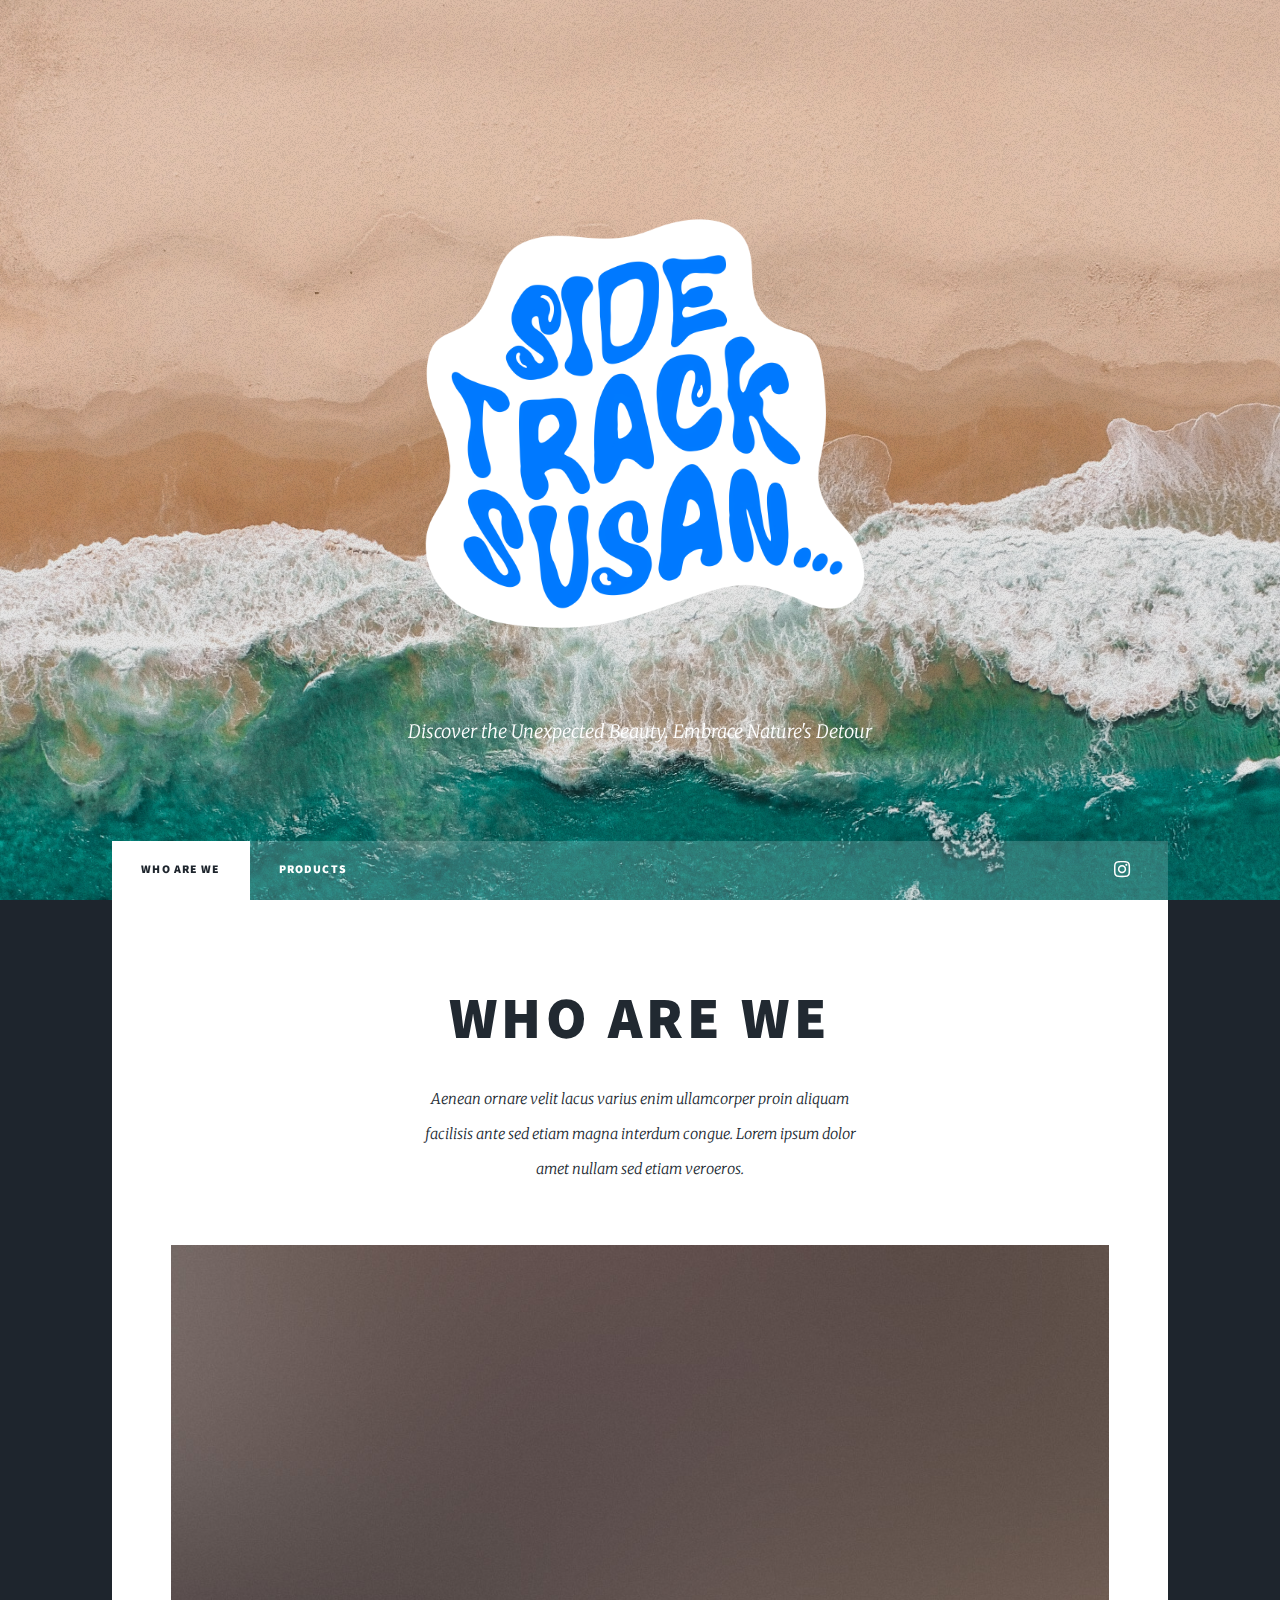
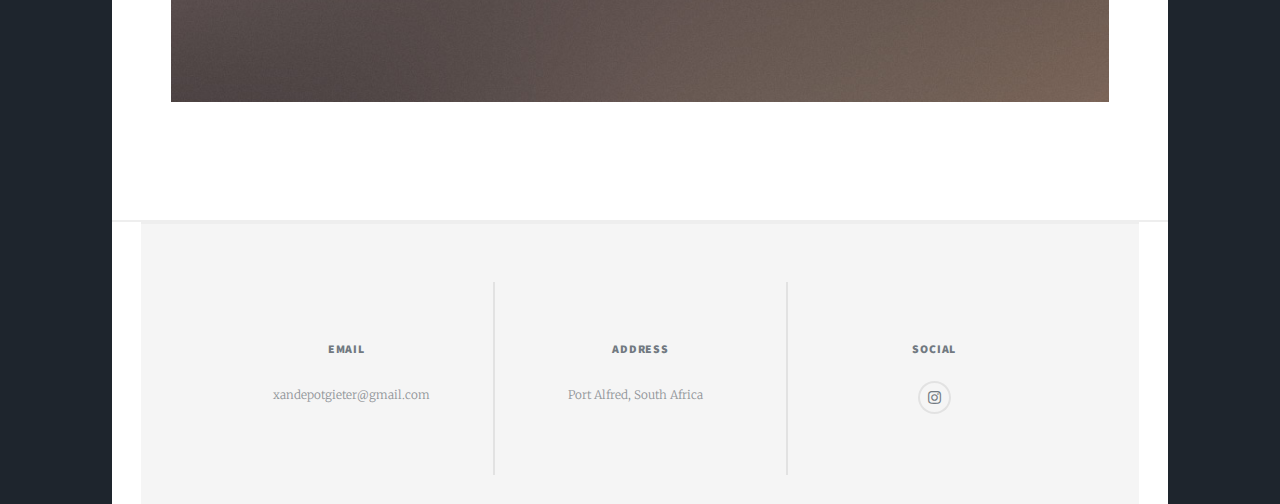
<file: index.html>
<!DOCTYPE HTML>
<!--
	Massively by HTML5 UP
	html5up.net | @ajlkn
	Free for personal and commercial use under the CCA 3.0 license (html5up.net/license)
-->
<html>
	<head>
		<link rel="icon" href="favicon.ico">
		<link rel="shortcut icon" type="image/x-icon" href="favicon.ico">
		<title>Side Track Susan</title>
		<meta charset="utf-8" />
		<meta name="viewport" content="width=device-width, initial-scale=1, user-scalable=no" />
		<link rel="stylesheet" href="assets/css/main.css" />
		<noscript><link rel="stylesheet" href="assets/css/noscript.css" /></noscript>
	</head>
	<body class="is-preload">

		<!-- Wrapper -->
			<div id="wrapper" class="fade-in">

				<!-- Intro -->
					<div id="intro">
						<img src="images/logo.png"  alt="Sidetrack Susan" class="responsive"><br />
							<p>
						<p>Discover the Unexpected Beauty. Embrace Nature's Detour</p>
						<ul class="actions">

						</ul>
					</div>

				<!-- Header -->
					<header id="header">

					</header>

				<!-- Nav -->
					<nav id="nav">
						<ul class="links">
							<li class="active"><a href="https://sidetracksusan.co.za/">Who are we</a></li>
							<li><a href="generic.html">Products</a></li>
						</ul>
						<ul class="icons">
							<li><a href="https://www.instagram.com/sidetrack.susan/?utm_source=ig_web_button_share_sheet&igshid=OGQ5ZDc2ODk2ZA==" class="icon brands fa-instagram"><span class="label">Instagram</span></a></li>
						</ul>
					</nav>

				<!-- Main -->
					<div id="main">

						
						<!-- Featured Post -->
							

						<!-- Featured Post -->
						<article class="post featured">
							<header class="major">
								<h2>Who are we</h2>
								<p>Aenean ornare velit lacus varius enim ullamcorper proin aliquam<br />
								facilisis ante sed etiam magna interdum congue. Lorem ipsum dolor<br />
								amet nullam sed etiam veroeros.</p>
							</header>
							<a href="#" class="image main"><img src="images/pic01.jpg" alt="" /></a>
							
						</article>


						
						<!-- Posts -->
							<section class="posts">
								
							</section>

						<!-- Footer -->
							
				<!-- Footer -->
					<footer id="footer">
						<section>
							<h3>Email</h3>
							<ul>
								<p>xandepotgieter@gmail.com</p>
							</ul>
						</section>

						
						<section>
							<h3>Address</h3>
							<ul>
								<p>Port Alfred, South Africa<br />
							</ul>
						</section>
						
						
						<section>

							<h3>Social</h3>
							<ul class="icons alt">
								<li><a href="https://www.instagram.com/sidetrack.susan/?utm_source=ig_web_button_share_sheet&igshid=OGQ5ZDc2ODk2ZA==" class="icon brands alt fa-instagram"><span class="label">Instagram</span></a></li>
							</ul>

						</section>


					</footer>


			</div>

		<!-- Scripts -->
			<script src="assets/js/jquery.min.js"></script>
			<script src="assets/js/jquery.scrollex.min.js"></script>
			<script src="assets/js/jquery.scrolly.min.js"></script>
			<script src="assets/js/browser.min.js"></script>
			<script src="assets/js/breakpoints.min.js"></script>
			<script src="assets/js/util.js"></script>
			<script src="assets/js/main.js"></script>

	</body>
</html>
</file>
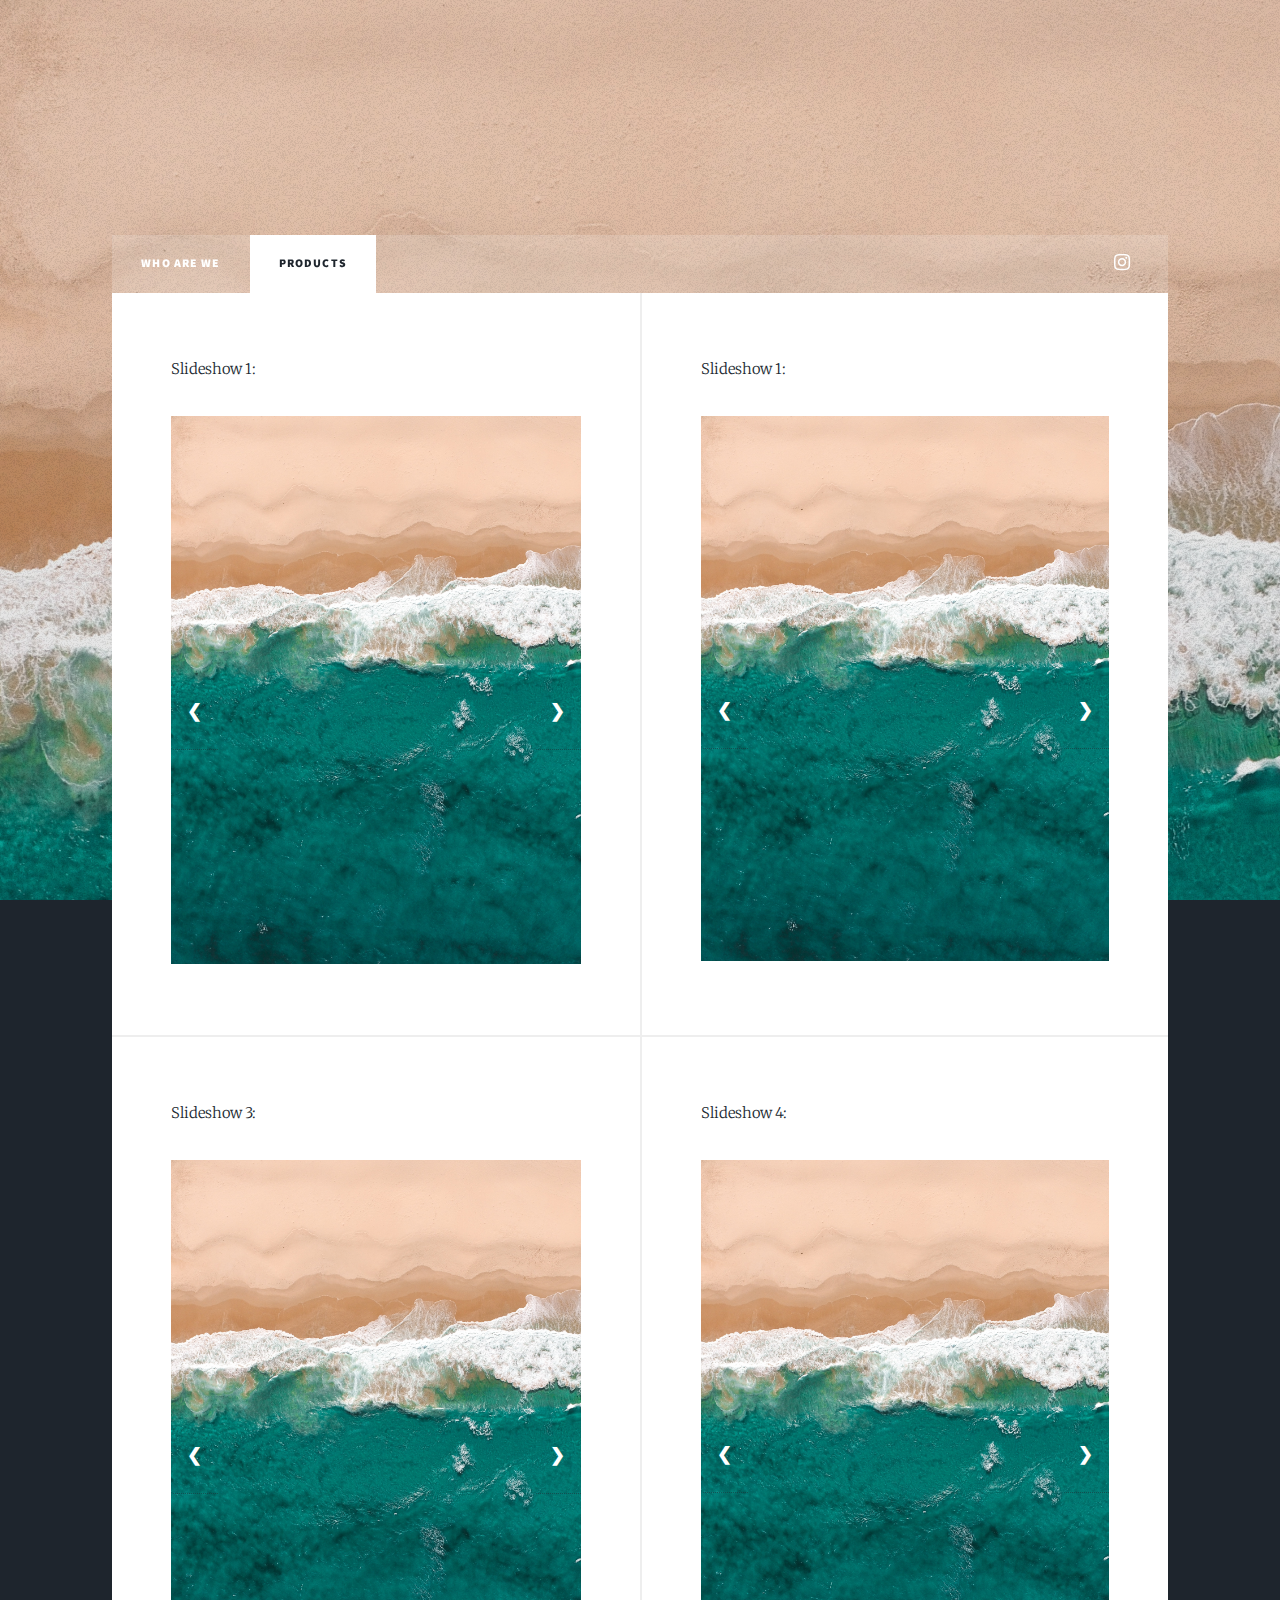
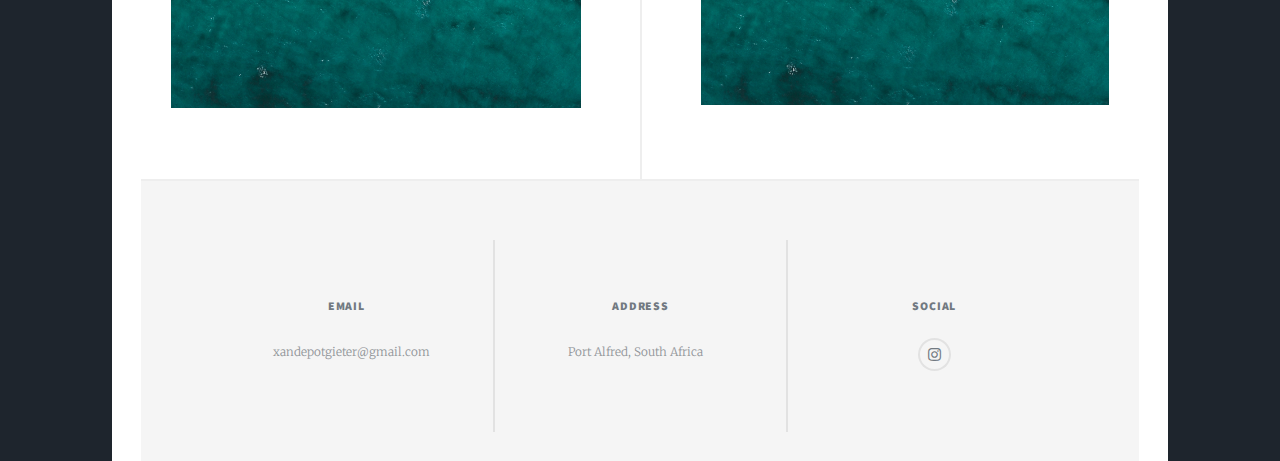
<file: generic.html>
<!DOCTYPE HTML>
<!--
	Massively by HTML5 UP
	html5up.net | @ajlkn
	Free for personal and commercial use under the CCA 3.0 license (html5up.net/license)
-->
<html>
	<head>
		
		<title>Products - Side Track Susan</title>
		<meta charset="utf-8" />
		<meta name="viewport" content="width=device-width, initial-scale=1, user-scalable=no" />
		<link rel="stylesheet" href="assets/css/main.css" />
		<noscript><link rel="stylesheet" href="assets/css/noscript.css" /></noscript>
	</head>
	<body class="is-preload">

		<!-- Wrapper -->
			<div id="wrapper" class="fade-in">

				<!-- Header -->
				<header id="header">
				</header>

				<!-- Nav -->
				<nav id="nav">
					<ul class="links">
						<li><a href="https://sidetracksusan.co.za/">Who are we</a></li>
						<li class="active"><a href="generic.html">Products</a></li>
					</ul>
					<ul class="icons">
						<li><a href="https://www.instagram.com/sidetrack.susan/?utm_source=ig_web_button_share_sheet&igshid=OGQ5ZDc2ODk2ZA==" class="icon brands fa-instagram"><span class="label">Instagram</span></a></li>
					</ul>
				</nav>
				<!-- Main -->
					<div id="main">

						
	
	
							<section class="posts">

								<article>

									<p>Slideshow 1:</p>
									<div class="slideshow-container">
									  <div class="mySlides1">
										<img src="images/ocean.jpg" style="width:100%">
									  </div>
									
									  <div class="mySlides1">
										<img src="images/pic01.jpg" style="width:100%">
									  </div>
									
									  <div class="mySlides1">
										<img src="images/ocean.jpg" style="width:100%">
									  </div>
									
									  <a class="prev" onclick="plusSlides(-1, 0)">&#10094;</a>
									  <a class="next" onclick="plusSlides(1, 0)">&#10095;</a>
									</div>
									
								</article>

								<article>
									<p>Slideshow 1:</p>
									<div class="slideshow-container">
									  <div class="mySlides2">
										<img src="images/ocean.jpg" style="width:100%">
									  </div>
									
									  <div class="mySlides2">
										<img src="images/pic01.jpg" style="width:100%">
									  </div>
									
									  <div class="mySlides2">
										<img src="images/ocean.jpg" style="width:100%">
									  </div>
									
									  <a class="prev" onclick="plusSlides(-1, 1)">&#10094;</a>
									  <a class="next" onclick="plusSlides(1, 1)">&#10095;</a>
									</div>

								</article>

								<article>
									
									<p>Slideshow 3:</p>
									<div class="slideshow-container">
									  <div class="mySlides3">
										<img src="images/ocean.jpg" style="width:100%">
									  </div>
									
									  <div class="mySlides3">
										<img src="images/pic01.jpg" style="width:100%">
									  </div>
									
									  <div class="mySlides3">
										<img src="images/ocean.jpg" style="width:100%">
									  </div>
									
									  <a class="prev" onclick="plusSlides(-1, 2)">&#10094;</a>
									  <a class="next" onclick="plusSlides(1, 2)">&#10095;</a>
									</div>

								</article>
								
								<article>
									
									<p>Slideshow 4:</p>
									<div class="slideshow-container">
									  <div class="mySlides4">
										<img src="images/ocean.jpg" style="width:100%">
									  </div>
									
									  <div class="mySlides4">
										<img src="images/pic01.jpg" style="width:100%">
									  </div>
									
									  <div class="mySlides4">
										<img src="images/ocean.jpg" style="width:100%">
									  </div>
									
									  <a class="prev" onclick="plusSlides(-1, 3)">&#10094;</a>
									  <a class="next" onclick="plusSlides(1, 3)">&#10095;</a>
									</div>

								</article>

								

							</section>
						<!-- Footer -->
							
				<!-- Footer -->
					<footer id="footer">
						<section>
							<h3>Email</h3>
							<ul>
								<p>xandepotgieter@gmail.com</p>
							</ul>
						</section>

						
						<section>
							<h3>Address</h3>
							<ul>
								<p>Port Alfred, South Africa<br />
							</ul>
						</section>
						
						
						<section>

							<h3>Social</h3>
							<ul class="icons alt">
								<li><a href="https://www.instagram.com/sidetrack.susan/?utm_source=ig_web_button_share_sheet&igshid=OGQ5ZDc2ODk2ZA==" class="icon brands alt fa-instagram"><span class="label">Instagram</span></a></li>
							</ul>

						</section>


					</footer>

				

			</div>

		<!-- Scripts -->
			<script src="assets/js/jquery.min.js"></script>
			<script src="assets/js/jquery.scrollex.min.js"></script>
			<script src="assets/js/jquery.scrolly.min.js"></script>
			<script src="assets/js/browser.min.js"></script>
			<script src="assets/js/breakpoints.min.js"></script>
			<script src="assets/js/util.js"></script>
			<script src="assets/js/main.js"></script>

			<script>
				let slideIndex = [1,1,1,1];
				let slideId = ["mySlides1", "mySlides2", "mySlides3", "mySlides4"]
				showSlides(1, 0);
				showSlides(1, 1);
				showSlides(1, 2);
				showSlides(1, 3);
				
				function plusSlides(n, no) {
				  showSlides(slideIndex[no] += n, no);
				}
				
				function showSlides(n, no) {
				  let i;
				  let x = document.getElementsByClassName(slideId[no]);
				  if (n > x.length) {slideIndex[no] = 1}    
				  if (n < 1) {slideIndex[no] = x.length}
				  for (i = 0; i < x.length; i++) {
					 x[i].style.display = "none";  
				  }
				  x[slideIndex[no]-1].style.display = "block";  
				}
				</script>

	</body>
</html>
</file>
<file: assets/css/main.css>
@import url(fontawesome-all.min.css);
@import url("https://fonts.googleapis.com/css?family=Merriweather:300,700,300italic,700italic|Source+Sans+Pro:900");

/*
	Massively by HTML5 UP
	html5up.net | @ajlkn
	Free for personal and commercial use under the CCA 3.0 license (html5up.net/license)
*/

html, body, div, span, applet, object,
iframe, h1, h2, h3, h4, h5, h6, p, blockquote,
pre, a, abbr, acronym, address, big, cite,
code, del, dfn, em, img, ins, kbd, q, s, samp,
small, strike, strong, sub, sup, tt, var, b,
u, i, center, dl, dt, dd, ol, ul, li, fieldset,
form, label, legend, table, caption, tbody,
tfoot, thead, tr, th, td, article, aside,
canvas, details, embed, figure, figcaption,
footer, header, hgroup, menu, nav, output, ruby,
section, summary, time, mark, audio, video {
	margin: 0;
	padding: 0;
	border: 0;
	font-size: 100%;
	font: inherit;
	vertical-align: baseline;}

article, aside, details, figcaption, figure,
footer, header, hgroup, menu, nav, section {
	display: block;}


	* {box-sizing:border-box}

/* Responsive image */
.responsive {
	width: 40%;
	height: auto;
  }

/* Slideshow container */
.slideshow-container {
	max-width: 1000px;
	position: relative;
	margin: auto;
  }
  
  /* Next & previous buttons */
  .prev, .next {
	cursor: pointer;
	position: absolute;
	top: 50%;
	width: auto;
	padding: 16px;
	margin-top: -22px;
	color: white;
	font-weight: bold;
	font-size: 18px;
	transition: 0.6s ease;
	border-radius: 0 3px 3px 0;
	user-select: none;
  }
  
  /* Position the "next button" to the right */
  .next {
	right: 0;
	border-radius: 3px 0 0 3px;
  }

  .prev {
	left: 0;
	border-radius: 3px 0 0 3px;
  }
  
  /* On hover, add a grey background color */
  .prev:hover, .next:hover {
	background-color: #f1f1f1;
	color: black;
  }
	

body {
	line-height: 1;
}

ol, ul {
	list-style: none;
}

blockquote, q {
	quotes: none;
}

	blockquote:before, blockquote:after, q:before, q:after {
		content: '';
		content: none;
	}

table {
	border-collapse: collapse;
	border-spacing: 0;
}

body {
	-webkit-text-size-adjust: none;
}

mark {
	background-color: transparent;
	color: inherit;
}

input::-moz-focus-inner {
	border: 0;
	padding: 0;
}

input, select, textarea {
	-moz-appearance: none;
	-webkit-appearance: none;
	-ms-appearance: none;
	appearance: none;
}

/* Basic */

	@-ms-viewport {
		width: device-width;
	}

	body {
		-ms-overflow-style: scrollbar;
	}

	@media screen and (max-width: 480px) {

		html, body {
			min-width: 320px;
		}

	}

	html {
		box-sizing: border-box;
	}

	*, *:before, *:after {
		box-sizing: inherit;
	}

	body {
		background-color: #1e252d;
	}

		body.is-preload *, body.is-preload *:before, body.is-preload *:after {
			-moz-animation: none !important;
			-webkit-animation: none !important;
			-ms-animation: none !important;
			animation: none !important;
			-moz-transition: none !important;
			-webkit-transition: none !important;
			-ms-transition: none !important;
			transition: none !important;
		}

/* Type */

	html {
		font-size: 16pt;
	}

		@media screen and (max-width: 1680px) {

			html {
				font-size: 12pt;
			}

		}

		@media screen and (max-width: 1280px) {

			html {
				font-size: 11pt;
			}

		}

		@media screen and (max-width: 360px) {

			html {
				font-size: 10pt;
			}

		}

	body {
		color: #212931;
	}

	body, input, select, textarea {
		font-family: "Merriweather", Georgia, serif;
		font-weight: 300;
		font-size: 1rem;
		line-height: 2.375;
	}

	a {
		-moz-transition: color 0.2s ease-in-out, background-color 0.2s ease-in-out, border-color 0.2s ease-in-out, box-shadow 0.2s ease-in-out;
		-webkit-transition: color 0.2s ease-in-out, background-color 0.2s ease-in-out, border-color 0.2s ease-in-out, box-shadow 0.2s ease-in-out;
		-ms-transition: color 0.2s ease-in-out, background-color 0.2s ease-in-out, border-color 0.2s ease-in-out, box-shadow 0.2s ease-in-out;
		transition: color 0.2s ease-in-out, background-color 0.2s ease-in-out, border-color 0.2s ease-in-out, box-shadow 0.2s ease-in-out;
		border-bottom: dotted 1px;
		text-decoration: none;
	}

		a:hover {
			border-bottom-color: transparent;
		}

	strong, b {
		font-weight: 600;
	}

	em, i {
		font-style: italic;
	}

	p {
		text-align: justify;
		margin: 0 0 2rem 0;
	}

	h1, h2, h3, h4, h5, h6 {
		font-family: "Source Sans Pro", Helvetica, sans-serif;
		font-weight: 900;
		line-height: 1.5;
		letter-spacing: 0.075em;
		text-transform: uppercase;
		margin: 0 0 1rem 0;
	}

		h1 a, h2 a, h3 a, h4 a, h5 a, h6 a {
			border-bottom: 0;
			color: inherit;
			text-decoration: none;
		}

	h1 {
		font-size: 4rem;
		line-height: 1.1;
		margin: 0 0 2rem 0;
	}

	h2 {
		font-size: 1.75rem;
		line-height: 1.3;
		margin: 0 0 1.5rem 0;
	}

	h3 {
		font-size: 1.25rem;
		margin: 0 0 1.5rem 0;
	}

	h4 {
		font-size: 1rem;
	}

	h5 {
		font-size: 0.9rem;
	}

	h6 {
		font-size: 0.8rem;
	}

	sub {
		font-size: 0.8rem;
		position: relative;
		top: 0.5rem;
	}

	sup {
		font-size: 0.8rem;
		position: relative;
		top: -0.5rem;
	}

	blockquote {
		border-left: solid 4px;
		font-style: italic;
		margin: 0 0 2rem 0;
		padding: 0.5rem 0 0.5rem 2rem;
	}

	code {
		border: solid 2px;
		font-family: "Courier New", monospace;
		font-size: 0.9rem;
		margin: 0 0.25rem;
		padding: 0.25rem 0.65rem;
	}

	pre {
		-webkit-overflow-scrolling: touch;
		font-family: "Courier New", monospace;
		font-size: 0.9rem;
		margin: 0 0 2rem 0;
	}

		pre code {
			display: block;
			line-height: 1.75;
			padding: 1rem 1.5rem;
			overflow-x: auto;
		}

	hr {
		border: 0;
		border-bottom: solid 2px;
		margin: 3rem 0;
	}

		hr.major {
			margin: 5rem 0;
		}

	.align-left {
		text-align: left;
	}

	.align-center {
		text-align: center;
	}

	.align-right {
		text-align: right;
	}

	input, select, textarea {
		color: #212931;
	}

	a {
		color: #212931;
		border-bottom-color: rgba(33, 41, 49, 0.5);
	}

		a:hover {
			border-bottom-color: transparent;
			color: #18bfef !important;
		}

	strong, b {
		color: #212931;
	}

	h1, h2, h3, h4, h5, h6 {
		color: #212931;
	}

	blockquote {
		border-left-color: #eeeeee;
	}

	code {
		background: rgba(220, 220, 220, 0.25);
		border-color: #eeeeee;
	}

	hr {
		border-bottom-color: #eeeeee;
	}

/* Row */

	.row {
		display: flex;
		flex-wrap: wrap;
		box-sizing: border-box;
		align-items: stretch;
	}

		.row > * {
			box-sizing: border-box;
		}

		.row.gtr-uniform > * > :last-child {
			margin-bottom: 0;
		}

		.row.aln-left {
			justify-content: flex-start;
		}

		.row.aln-center {
			justify-content: center;
		}

		.row.aln-right {
			justify-content: flex-end;
		}

		.row.aln-top {
			align-items: flex-start;
		}

		.row.aln-middle {
			align-items: center;
		}

		.row.aln-bottom {
			align-items: flex-end;
		}

		.row > .imp {
			order: -1;
		}

		.row > .col-1 {
			width: 8.33333%;
		}

		.row > .off-1 {
			margin-left: 8.33333%;
		}

		.row > .col-2 {
			width: 16.66667%;
		}

		.row > .off-2 {
			margin-left: 16.66667%;
		}

		.row > .col-3 {
			width: 25%;
		}

		.row > .off-3 {
			margin-left: 25%;
		}

		.row > .col-4 {
			width: 33.33333%;
		}

		.row > .off-4 {
			margin-left: 33.33333%;
		}

		.row > .col-5 {
			width: 41.66667%;
		}

		.row > .off-5 {
			margin-left: 41.66667%;
		}

		.row > .col-6 {
			width: 50%;
		}

		.row > .off-6 {
			margin-left: 50%;
		}

		.row > .col-7 {
			width: 58.33333%;
		}

		.row > .off-7 {
			margin-left: 58.33333%;
		}

		.row > .col-8 {
			width: 66.66667%;
		}

		.row > .off-8 {
			margin-left: 66.66667%;
		}

		.row > .col-9 {
			width: 75%;
		}

		.row > .off-9 {
			margin-left: 75%;
		}

		.row > .col-10 {
			width: 83.33333%;
		}

		.row > .off-10 {
			margin-left: 83.33333%;
		}

		.row > .col-11 {
			width: 91.66667%;
		}

		.row > .off-11 {
			margin-left: 91.66667%;
		}

		.row > .col-12 {
			width: 100%;
		}

		.row > .off-12 {
			margin-left: 100%;
		}

		.row.gtr-0 {
			margin-top: 0;
			margin-left: 0rem;
		}

			.row.gtr-0 > * {
				padding: 0 0 0 0rem;
			}

			.row.gtr-0.gtr-uniform {
				margin-top: 0rem;
			}

				.row.gtr-0.gtr-uniform > * {
					padding-top: 0rem;
				}

		.row.gtr-25 {
			margin-top: 0;
			margin-left: -0.375rem;
		}

			.row.gtr-25 > * {
				padding: 0 0 0 0.375rem;
			}

			.row.gtr-25.gtr-uniform {
				margin-top: -0.375rem;
			}

				.row.gtr-25.gtr-uniform > * {
					padding-top: 0.375rem;
				}

		.row.gtr-50 {
			margin-top: 0;
			margin-left: -0.75rem;
		}

			.row.gtr-50 > * {
				padding: 0 0 0 0.75rem;
			}

			.row.gtr-50.gtr-uniform {
				margin-top: -0.75rem;
			}

				.row.gtr-50.gtr-uniform > * {
					padding-top: 0.75rem;
				}

		.row {
			margin-top: 0;
			margin-left: -1.5rem;
		}

			.row > * {
				padding: 0 0 0 1.5rem;
			}

			.row.gtr-uniform {
				margin-top: -1.5rem;
			}

				.row.gtr-uniform > * {
					padding-top: 1.5rem;
				}

		.row.gtr-150 {
			margin-top: 0;
			margin-left: -2.25rem;
		}

			.row.gtr-150 > * {
				padding: 0 0 0 2.25rem;
			}

			.row.gtr-150.gtr-uniform {
				margin-top: -2.25rem;
			}

				.row.gtr-150.gtr-uniform > * {
					padding-top: 2.25rem;
				}

		.row.gtr-200 {
			margin-top: 0;
			margin-left: -3rem;
		}

			.row.gtr-200 > * {
				padding: 0 0 0 3rem;
			}

			.row.gtr-200.gtr-uniform {
				margin-top: -3rem;
			}

				.row.gtr-200.gtr-uniform > * {
					padding-top: 3rem;
				}

		@media screen and (max-width: 1680px) {

			.row {
				display: flex;
				flex-wrap: wrap;
				box-sizing: border-box;
				align-items: stretch;
			}

				.row > * {
					box-sizing: border-box;
				}

				.row.gtr-uniform > * > :last-child {
					margin-bottom: 0;
				}

				.row.aln-left {
					justify-content: flex-start;
				}

				.row.aln-center {
					justify-content: center;
				}

				.row.aln-right {
					justify-content: flex-end;
				}

				.row.aln-top {
					align-items: flex-start;
				}

				.row.aln-middle {
					align-items: center;
				}

				.row.aln-bottom {
					align-items: flex-end;
				}

				.row > .imp-xlarge {
					order: -1;
				}

				.row > .col-1-xlarge {
					width: 8.33333%;
				}

				.row > .off-1-xlarge {
					margin-left: 8.33333%;
				}

				.row > .col-2-xlarge {
					width: 16.66667%;
				}

				.row > .off-2-xlarge {
					margin-left: 16.66667%;
				}

				.row > .col-3-xlarge {
					width: 25%;
				}

				.row > .off-3-xlarge {
					margin-left: 25%;
				}

				.row > .col-4-xlarge {
					width: 33.33333%;
				}

				.row > .off-4-xlarge {
					margin-left: 33.33333%;
				}

				.row > .col-5-xlarge {
					width: 41.66667%;
				}

				.row > .off-5-xlarge {
					margin-left: 41.66667%;
				}

				.row > .col-6-xlarge {
					width: 50%;
				}

				.row > .off-6-xlarge {
					margin-left: 50%;
				}

				.row > .col-7-xlarge {
					width: 58.33333%;
				}

				.row > .off-7-xlarge {
					margin-left: 58.33333%;
				}

				.row > .col-8-xlarge {
					width: 66.66667%;
				}

				.row > .off-8-xlarge {
					margin-left: 66.66667%;
				}

				.row > .col-9-xlarge {
					width: 75%;
				}

				.row > .off-9-xlarge {
					margin-left: 75%;
				}

				.row > .col-10-xlarge {
					width: 83.33333%;
				}

				.row > .off-10-xlarge {
					margin-left: 83.33333%;
				}

				.row > .col-11-xlarge {
					width: 91.66667%;
				}

				.row > .off-11-xlarge {
					margin-left: 91.66667%;
				}

				.row > .col-12-xlarge {
					width: 100%;
				}

				.row > .off-12-xlarge {
					margin-left: 100%;
				}

				.row.gtr-0 {
					margin-top: 0;
					margin-left: 0rem;
				}

					.row.gtr-0 > * {
						padding: 0 0 0 0rem;
					}

					.row.gtr-0.gtr-uniform {
						margin-top: 0rem;
					}

						.row.gtr-0.gtr-uniform > * {
							padding-top: 0rem;
						}

				.row.gtr-25 {
					margin-top: 0;
					margin-left: -0.375rem;
				}

					.row.gtr-25 > * {
						padding: 0 0 0 0.375rem;
					}

					.row.gtr-25.gtr-uniform {
						margin-top: -0.375rem;
					}

						.row.gtr-25.gtr-uniform > * {
							padding-top: 0.375rem;
						}

				.row.gtr-50 {
					margin-top: 0;
					margin-left: -0.75rem;
				}

					.row.gtr-50 > * {
						padding: 0 0 0 0.75rem;
					}

					.row.gtr-50.gtr-uniform {
						margin-top: -0.75rem;
					}

						.row.gtr-50.gtr-uniform > * {
							padding-top: 0.75rem;
						}

				.row {
					margin-top: 0;
					margin-left: -1.5rem;
				}

					.row > * {
						padding: 0 0 0 1.5rem;
					}

					.row.gtr-uniform {
						margin-top: -1.5rem;
					}

						.row.gtr-uniform > * {
							padding-top: 1.5rem;
						}

				.row.gtr-150 {
					margin-top: 0;
					margin-left: -2.25rem;
				}

					.row.gtr-150 > * {
						padding: 0 0 0 2.25rem;
					}

					.row.gtr-150.gtr-uniform {
						margin-top: -2.25rem;
					}

						.row.gtr-150.gtr-uniform > * {
							padding-top: 2.25rem;
						}

				.row.gtr-200 {
					margin-top: 0;
					margin-left: -3rem;
				}

					.row.gtr-200 > * {
						padding: 0 0 0 3rem;
					}

					.row.gtr-200.gtr-uniform {
						margin-top: -3rem;
					}

						.row.gtr-200.gtr-uniform > * {
							padding-top: 3rem;
						}

		}

		@media screen and (max-width: 1280px) {

			.row {
				display: flex;
				flex-wrap: wrap;
				box-sizing: border-box;
				align-items: stretch;
			}

				.row > * {
					box-sizing: border-box;
				}

				.row.gtr-uniform > * > :last-child {
					margin-bottom: 0;
				}

				.row.aln-left {
					justify-content: flex-start;
				}

				.row.aln-center {
					justify-content: center;
				}

				.row.aln-right {
					justify-content: flex-end;
				}

				.row.aln-top {
					align-items: flex-start;
				}

				.row.aln-middle {
					align-items: center;
				}

				.row.aln-bottom {
					align-items: flex-end;
				}

				.row > .imp-large {
					order: -1;
				}

				.row > .col-1-large {
					width: 8.33333%;
				}

				.row > .off-1-large {
					margin-left: 8.33333%;
				}

				.row > .col-2-large {
					width: 16.66667%;
				}

				.row > .off-2-large {
					margin-left: 16.66667%;
				}

				.row > .col-3-large {
					width: 25%;
				}

				.row > .off-3-large {
					margin-left: 25%;
				}

				.row > .col-4-large {
					width: 33.33333%;
				}

				.row > .off-4-large {
					margin-left: 33.33333%;
				}

				.row > .col-5-large {
					width: 41.66667%;
				}

				.row > .off-5-large {
					margin-left: 41.66667%;
				}

				.row > .col-6-large {
					width: 50%;
				}

				.row > .off-6-large {
					margin-left: 50%;
				}

				.row > .col-7-large {
					width: 58.33333%;
				}

				.row > .off-7-large {
					margin-left: 58.33333%;
				}

				.row > .col-8-large {
					width: 66.66667%;
				}

				.row > .off-8-large {
					margin-left: 66.66667%;
				}

				.row > .col-9-large {
					width: 75%;
				}

				.row > .off-9-large {
					margin-left: 75%;
				}

				.row > .col-10-large {
					width: 83.33333%;
				}

				.row > .off-10-large {
					margin-left: 83.33333%;
				}

				.row > .col-11-large {
					width: 91.66667%;
				}

				.row > .off-11-large {
					margin-left: 91.66667%;
				}

				.row > .col-12-large {
					width: 100%;
				}

				.row > .off-12-large {
					margin-left: 100%;
				}

				.row.gtr-0 {
					margin-top: 0;
					margin-left: 0rem;
				}

					.row.gtr-0 > * {
						padding: 0 0 0 0rem;
					}

					.row.gtr-0.gtr-uniform {
						margin-top: 0rem;
					}

						.row.gtr-0.gtr-uniform > * {
							padding-top: 0rem;
						}

				.row.gtr-25 {
					margin-top: 0;
					margin-left: -0.375rem;
				}

					.row.gtr-25 > * {
						padding: 0 0 0 0.375rem;
					}

					.row.gtr-25.gtr-uniform {
						margin-top: -0.375rem;
					}

						.row.gtr-25.gtr-uniform > * {
							padding-top: 0.375rem;
						}

				.row.gtr-50 {
					margin-top: 0;
					margin-left: -0.75rem;
				}

					.row.gtr-50 > * {
						padding: 0 0 0 0.75rem;
					}

					.row.gtr-50.gtr-uniform {
						margin-top: -0.75rem;
					}

						.row.gtr-50.gtr-uniform > * {
							padding-top: 0.75rem;
						}

				.row {
					margin-top: 0;
					margin-left: -1.5rem;
				}

					.row > * {
						padding: 0 0 0 1.5rem;
					}

					.row.gtr-uniform {
						margin-top: -1.5rem;
					}

						.row.gtr-uniform > * {
							padding-top: 1.5rem;
						}

				.row.gtr-150 {
					margin-top: 0;
					margin-left: -2.25rem;
				}

					.row.gtr-150 > * {
						padding: 0 0 0 2.25rem;
					}

					.row.gtr-150.gtr-uniform {
						margin-top: -2.25rem;
					}

						.row.gtr-150.gtr-uniform > * {
							padding-top: 2.25rem;
						}

				.row.gtr-200 {
					margin-top: 0;
					margin-left: -3rem;
				}

					.row.gtr-200 > * {
						padding: 0 0 0 3rem;
					}

					.row.gtr-200.gtr-uniform {
						margin-top: -3rem;
					}

						.row.gtr-200.gtr-uniform > * {
							padding-top: 3rem;
						}

		}

		@media screen and (max-width: 980px) {

			.row {
				display: flex;
				flex-wrap: wrap;
				box-sizing: border-box;
				align-items: stretch;
			}

				.row > * {
					box-sizing: border-box;
				}

				.row.gtr-uniform > * > :last-child {
					margin-bottom: 0;
				}

				.row.aln-left {
					justify-content: flex-start;
				}

				.row.aln-center {
					justify-content: center;
				}

				.row.aln-right {
					justify-content: flex-end;
				}

				.row.aln-top {
					align-items: flex-start;
				}

				.row.aln-middle {
					align-items: center;
				}

				.row.aln-bottom {
					align-items: flex-end;
				}

				.row > .imp-medium {
					order: -1;
				}

				.row > .col-1-medium {
					width: 8.33333%;
				}

				.row > .off-1-medium {
					margin-left: 8.33333%;
				}

				.row > .col-2-medium {
					width: 16.66667%;
				}

				.row > .off-2-medium {
					margin-left: 16.66667%;
				}

				.row > .col-3-medium {
					width: 25%;
				}

				.row > .off-3-medium {
					margin-left: 25%;
				}

				.row > .col-4-medium {
					width: 33.33333%;
				}

				.row > .off-4-medium {
					margin-left: 33.33333%;
				}

				.row > .col-5-medium {
					width: 41.66667%;
				}

				.row > .off-5-medium {
					margin-left: 41.66667%;
				}

				.row > .col-6-medium {
					width: 50%;
				}

				.row > .off-6-medium {
					margin-left: 50%;
				}

				.row > .col-7-medium {
					width: 58.33333%;
				}

				.row > .off-7-medium {
					margin-left: 58.33333%;
				}

				.row > .col-8-medium {
					width: 66.66667%;
				}

				.row > .off-8-medium {
					margin-left: 66.66667%;
				}

				.row > .col-9-medium {
					width: 75%;
				}

				.row > .off-9-medium {
					margin-left: 75%;
				}

				.row > .col-10-medium {
					width: 83.33333%;
				}

				.row > .off-10-medium {
					margin-left: 83.33333%;
				}

				.row > .col-11-medium {
					width: 91.66667%;
				}

				.row > .off-11-medium {
					margin-left: 91.66667%;
				}

				.row > .col-12-medium {
					width: 100%;
				}

				.row > .off-12-medium {
					margin-left: 100%;
				}

				.row.gtr-0 {
					margin-top: 0;
					margin-left: 0rem;
				}

					.row.gtr-0 > * {
						padding: 0 0 0 0rem;
					}

					.row.gtr-0.gtr-uniform {
						margin-top: 0rem;
					}

						.row.gtr-0.gtr-uniform > * {
							padding-top: 0rem;
						}

				.row.gtr-25 {
					margin-top: 0;
					margin-left: -0.375rem;
				}

					.row.gtr-25 > * {
						padding: 0 0 0 0.375rem;
					}

					.row.gtr-25.gtr-uniform {
						margin-top: -0.375rem;
					}

						.row.gtr-25.gtr-uniform > * {
							padding-top: 0.375rem;
						}

				.row.gtr-50 {
					margin-top: 0;
					margin-left: -0.75rem;
				}

					.row.gtr-50 > * {
						padding: 0 0 0 0.75rem;
					}

					.row.gtr-50.gtr-uniform {
						margin-top: -0.75rem;
					}

						.row.gtr-50.gtr-uniform > * {
							padding-top: 0.75rem;
						}

				.row {
					margin-top: 0;
					margin-left: -1.5rem;
				}

					.row > * {
						padding: 0 0 0 1.5rem;
					}

					.row.gtr-uniform {
						margin-top: -1.5rem;
					}

						.row.gtr-uniform > * {
							padding-top: 1.5rem;
						}

				.row.gtr-150 {
					margin-top: 0;
					margin-left: -2.25rem;
				}

					.row.gtr-150 > * {
						padding: 0 0 0 2.25rem;
					}

					.row.gtr-150.gtr-uniform {
						margin-top: -2.25rem;
					}

						.row.gtr-150.gtr-uniform > * {
							padding-top: 2.25rem;
						}

				.row.gtr-200 {
					margin-top: 0;
					margin-left: -3rem;
				}

					.row.gtr-200 > * {
						padding: 0 0 0 3rem;
					}

					.row.gtr-200.gtr-uniform {
						margin-top: -3rem;
					}

						.row.gtr-200.gtr-uniform > * {
							padding-top: 3rem;
						}

		}

		@media screen and (max-width: 736px) {

			.row {
				display: flex;
				flex-wrap: wrap;
				box-sizing: border-box;
				align-items: stretch;
			}

				.row > * {
					box-sizing: border-box;
				}

				.row.gtr-uniform > * > :last-child {
					margin-bottom: 0;
				}

				.row.aln-left {
					justify-content: flex-start;
				}

				.row.aln-center {
					justify-content: center;
				}

				.row.aln-right {
					justify-content: flex-end;
				}

				.row.aln-top {
					align-items: flex-start;
				}

				.row.aln-middle {
					align-items: center;
				}

				.row.aln-bottom {
					align-items: flex-end;
				}

				.row > .imp-small {
					order: -1;
				}

				.row > .col-1-small {
					width: 8.33333%;
				}

				.row > .off-1-small {
					margin-left: 8.33333%;
				}

				.row > .col-2-small {
					width: 16.66667%;
				}

				.row > .off-2-small {
					margin-left: 16.66667%;
				}

				.row > .col-3-small {
					width: 25%;
				}

				.row > .off-3-small {
					margin-left: 25%;
				}

				.row > .col-4-small {
					width: 33.33333%;
				}

				.row > .off-4-small {
					margin-left: 33.33333%;
				}

				.row > .col-5-small {
					width: 41.66667%;
				}

				.row > .off-5-small {
					margin-left: 41.66667%;
				}

				.row > .col-6-small {
					width: 50%;
				}

				.row > .off-6-small {
					margin-left: 50%;
				}

				.row > .col-7-small {
					width: 58.33333%;
				}

				.row > .off-7-small {
					margin-left: 58.33333%;
				}

				.row > .col-8-small {
					width: 66.66667%;
				}

				.row > .off-8-small {
					margin-left: 66.66667%;
				}

				.row > .col-9-small {
					width: 75%;
				}

				.row > .off-9-small {
					margin-left: 75%;
				}

				.row > .col-10-small {
					width: 83.33333%;
				}

				.row > .off-10-small {
					margin-left: 83.33333%;
				}

				.row > .col-11-small {
					width: 91.66667%;
				}

				.row > .off-11-small {
					margin-left: 91.66667%;
				}

				.row > .col-12-small {
					width: 100%;
				}

				.row > .off-12-small {
					margin-left: 100%;
				}

				.row.gtr-0 {
					margin-top: 0;
					margin-left: 0rem;
				}

					.row.gtr-0 > * {
						padding: 0 0 0 0rem;
					}

					.row.gtr-0.gtr-uniform {
						margin-top: 0rem;
					}

						.row.gtr-0.gtr-uniform > * {
							padding-top: 0rem;
						}

				.row.gtr-25 {
					margin-top: 0;
					margin-left: -0.375rem;
				}

					.row.gtr-25 > * {
						padding: 0 0 0 0.375rem;
					}

					.row.gtr-25.gtr-uniform {
						margin-top: -0.375rem;
					}

						.row.gtr-25.gtr-uniform > * {
							padding-top: 0.375rem;
						}

				.row.gtr-50 {
					margin-top: 0;
					margin-left: -0.75rem;
				}

					.row.gtr-50 > * {
						padding: 0 0 0 0.75rem;
					}

					.row.gtr-50.gtr-uniform {
						margin-top: -0.75rem;
					}

						.row.gtr-50.gtr-uniform > * {
							padding-top: 0.75rem;
						}

				.row {
					margin-top: 0;
					margin-left: -1.5rem;
				}

					.row > * {
						padding: 0 0 0 1.5rem;
					}

					.row.gtr-uniform {
						margin-top: -1.5rem;
					}

						.row.gtr-uniform > * {
							padding-top: 1.5rem;
						}

				.row.gtr-150 {
					margin-top: 0;
					margin-left: -2.25rem;
				}

					.row.gtr-150 > * {
						padding: 0 0 0 2.25rem;
					}

					.row.gtr-150.gtr-uniform {
						margin-top: -2.25rem;
					}

						.row.gtr-150.gtr-uniform > * {
							padding-top: 2.25rem;
						}

				.row.gtr-200 {
					margin-top: 0;
					margin-left: -3rem;
				}

					.row.gtr-200 > * {
						padding: 0 0 0 3rem;
					}

					.row.gtr-200.gtr-uniform {
						margin-top: -3rem;
					}

						.row.gtr-200.gtr-uniform > * {
							padding-top: 3rem;
						}

		}

		@media screen and (max-width: 480px) {

			.row {
				display: flex;
				flex-wrap: wrap;
				box-sizing: border-box;
				align-items: stretch;
			}

				.row > * {
					box-sizing: border-box;
				}

				.row.gtr-uniform > * > :last-child {
					margin-bottom: 0;
				}

				.row.aln-left {
					justify-content: flex-start;
				}

				.row.aln-center {
					justify-content: center;
				}

				.row.aln-right {
					justify-content: flex-end;
				}

				.row.aln-top {
					align-items: flex-start;
				}

				.row.aln-middle {
					align-items: center;
				}

				.row.aln-bottom {
					align-items: flex-end;
				}

				.row > .imp-xsmall {
					order: -1;
				}

				.row > .col-1-xsmall {
					width: 8.33333%;
				}

				.row > .off-1-xsmall {
					margin-left: 8.33333%;
				}

				.row > .col-2-xsmall {
					width: 16.66667%;
				}

				.row > .off-2-xsmall {
					margin-left: 16.66667%;
				}

				.row > .col-3-xsmall {
					width: 25%;
				}

				.row > .off-3-xsmall {
					margin-left: 25%;
				}

				.row > .col-4-xsmall {
					width: 33.33333%;
				}

				.row > .off-4-xsmall {
					margin-left: 33.33333%;
				}

				.row > .col-5-xsmall {
					width: 41.66667%;
				}

				.row > .off-5-xsmall {
					margin-left: 41.66667%;
				}

				.row > .col-6-xsmall {
					width: 50%;
				}

				.row > .off-6-xsmall {
					margin-left: 50%;
				}

				.row > .col-7-xsmall {
					width: 58.33333%;
				}

				.row > .off-7-xsmall {
					margin-left: 58.33333%;
				}

				.row > .col-8-xsmall {
					width: 66.66667%;
				}

				.row > .off-8-xsmall {
					margin-left: 66.66667%;
				}

				.row > .col-9-xsmall {
					width: 75%;
				}

				.row > .off-9-xsmall {
					margin-left: 75%;
				}

				.row > .col-10-xsmall {
					width: 83.33333%;
				}

				.row > .off-10-xsmall {
					margin-left: 83.33333%;
				}

				.row > .col-11-xsmall {
					width: 91.66667%;
				}

				.row > .off-11-xsmall {
					margin-left: 91.66667%;
				}

				.row > .col-12-xsmall {
					width: 100%;
				}

				.row > .off-12-xsmall {
					margin-left: 100%;
				}

				.row.gtr-0 {
					margin-top: 0;
					margin-left: 0rem;
				}

					.row.gtr-0 > * {
						padding: 0 0 0 0rem;
					}

					.row.gtr-0.gtr-uniform {
						margin-top: 0rem;
					}

						.row.gtr-0.gtr-uniform > * {
							padding-top: 0rem;
						}

				.row.gtr-25 {
					margin-top: 0;
					margin-left: -0.375rem;
				}

					.row.gtr-25 > * {
						padding: 0 0 0 0.375rem;
					}

					.row.gtr-25.gtr-uniform {
						margin-top: -0.375rem;
					}

						.row.gtr-25.gtr-uniform > * {
							padding-top: 0.375rem;
						}

				.row.gtr-50 {
					margin-top: 0;
					margin-left: -0.75rem;
				}

					.row.gtr-50 > * {
						padding: 0 0 0 0.75rem;
					}

					.row.gtr-50.gtr-uniform {
						margin-top: -0.75rem;
					}

						.row.gtr-50.gtr-uniform > * {
							padding-top: 0.75rem;
						}

				.row {
					margin-top: 0;
					margin-left: -1.5rem;
				}

					.row > * {
						padding: 0 0 0 1.5rem;
					}

					.row.gtr-uniform {
						margin-top: -1.5rem;
					}

						.row.gtr-uniform > * {
							padding-top: 1.5rem;
						}

				.row.gtr-150 {
					margin-top: 0;
					margin-left: -2.25rem;
				}

					.row.gtr-150 > * {
						padding: 0 0 0 2.25rem;
					}

					.row.gtr-150.gtr-uniform {
						margin-top: -2.25rem;
					}

						.row.gtr-150.gtr-uniform > * {
							padding-top: 2.25rem;
						}

				.row.gtr-200 {
					margin-top: 0;
					margin-left: -3rem;
				}

					.row.gtr-200 > * {
						padding: 0 0 0 3rem;
					}

					.row.gtr-200.gtr-uniform {
						margin-top: -3rem;
					}

						.row.gtr-200.gtr-uniform > * {
							padding-top: 3rem;
						}

		}

		@media screen and (max-width: 360px) {

			.row {
				display: flex;
				flex-wrap: wrap;
				box-sizing: border-box;
				align-items: stretch;
			}

				.row > * {
					box-sizing: border-box;
				}

				.row.gtr-uniform > * > :last-child {
					margin-bottom: 0;
				}

				.row.aln-left {
					justify-content: flex-start;
				}

				.row.aln-center {
					justify-content: center;
				}

				.row.aln-right {
					justify-content: flex-end;
				}

				.row.aln-top {
					align-items: flex-start;
				}

				.row.aln-middle {
					align-items: center;
				}

				.row.aln-bottom {
					align-items: flex-end;
				}

				.row > .imp-xxsmall {
					order: -1;
				}

				.row > .col-1-xxsmall {
					width: 8.33333%;
				}

				.row > .off-1-xxsmall {
					margin-left: 8.33333%;
				}

				.row > .col-2-xxsmall {
					width: 16.66667%;
				}

				.row > .off-2-xxsmall {
					margin-left: 16.66667%;
				}

				.row > .col-3-xxsmall {
					width: 25%;
				}

				.row > .off-3-xxsmall {
					margin-left: 25%;
				}

				.row > .col-4-xxsmall {
					width: 33.33333%;
				}

				.row > .off-4-xxsmall {
					margin-left: 33.33333%;
				}

				.row > .col-5-xxsmall {
					width: 41.66667%;
				}

				.row > .off-5-xxsmall {
					margin-left: 41.66667%;
				}

				.row > .col-6-xxsmall {
					width: 50%;
				}

				.row > .off-6-xxsmall {
					margin-left: 50%;
				}

				.row > .col-7-xxsmall {
					width: 58.33333%;
				}

				.row > .off-7-xxsmall {
					margin-left: 58.33333%;
				}

				.row > .col-8-xxsmall {
					width: 66.66667%;
				}

				.row > .off-8-xxsmall {
					margin-left: 66.66667%;
				}

				.row > .col-9-xxsmall {
					width: 75%;
				}

				.row > .off-9-xxsmall {
					margin-left: 75%;
				}

				.row > .col-10-xxsmall {
					width: 83.33333%;
				}

				.row > .off-10-xxsmall {
					margin-left: 83.33333%;
				}

				.row > .col-11-xxsmall {
					width: 91.66667%;
				}

				.row > .off-11-xxsmall {
					margin-left: 91.66667%;
				}

				.row > .col-12-xxsmall {
					width: 100%;
				}

				.row > .off-12-xxsmall {
					margin-left: 100%;
				}

				.row.gtr-0 {
					margin-top: 0;
					margin-left: 0rem;
				}

					.row.gtr-0 > * {
						padding: 0 0 0 0rem;
					}

					.row.gtr-0.gtr-uniform {
						margin-top: 0rem;
					}

						.row.gtr-0.gtr-uniform > * {
							padding-top: 0rem;
						}

				.row.gtr-25 {
					margin-top: 0;
					margin-left: -0.375rem;
				}

					.row.gtr-25 > * {
						padding: 0 0 0 0.375rem;
					}

					.row.gtr-25.gtr-uniform {
						margin-top: -0.375rem;
					}

						.row.gtr-25.gtr-uniform > * {
							padding-top: 0.375rem;
						}

				.row.gtr-50 {
					margin-top: 0;
					margin-left: -0.75rem;
				}

					.row.gtr-50 > * {
						padding: 0 0 0 0.75rem;
					}

					.row.gtr-50.gtr-uniform {
						margin-top: -0.75rem;
					}

						.row.gtr-50.gtr-uniform > * {
							padding-top: 0.75rem;
						}

				.row {
					margin-top: 0;
					margin-left: -1.5rem;
				}

					.row > * {
						padding: 0 0 0 1.5rem;
					}

					.row.gtr-uniform {
						margin-top: -1.5rem;
					}

						.row.gtr-uniform > * {
							padding-top: 1.5rem;
						}

				.row.gtr-150 {
					margin-top: 0;
					margin-left: -2.25rem;
				}

					.row.gtr-150 > * {
						padding: 0 0 0 2.25rem;
					}

					.row.gtr-150.gtr-uniform {
						margin-top: -2.25rem;
					}

						.row.gtr-150.gtr-uniform > * {
							padding-top: 2.25rem;
						}

				.row.gtr-200 {
					margin-top: 0;
					margin-left: -3rem;
				}

					.row.gtr-200 > * {
						padding: 0 0 0 3rem;
					}

					.row.gtr-200.gtr-uniform {
						margin-top: -3rem;
					}

						.row.gtr-200.gtr-uniform > * {
							padding-top: 3rem;
						}

		}

/* Box */

	.box {
		border: solid 2px;
		margin-bottom: 2rem;
		padding: 1.5rem;
	}

		.box > :last-child,
		.box > :last-child > :last-child,
		.box > :last-child > :last-child > :last-child {
			margin-bottom: 0;
		}

		.box.alt {
			border: 0;
			border-radius: 0;
			padding: 0;
		}

	.box {
		border-color: #eeeeee;
	}

/* Button */

	input[type="submit"],
	input[type="reset"],
	input[type="button"],
	button,
	.button {
		-moz-appearance: none;
		-webkit-appearance: none;
		-ms-appearance: none;
		appearance: none;
		-moz-transition: background-color 0.2s ease-in-out, box-shadow 0.2s ease-in-out, color 0.2s ease-in-out;
		-webkit-transition: background-color 0.2s ease-in-out, box-shadow 0.2s ease-in-out, color 0.2s ease-in-out;
		-ms-transition: background-color 0.2s ease-in-out, box-shadow 0.2s ease-in-out, color 0.2s ease-in-out;
		transition: background-color 0.2s ease-in-out, box-shadow 0.2s ease-in-out, color 0.2s ease-in-out;
		border: 0;
		border-radius: 0;
		cursor: pointer;
		display: inline-block;
		font-family: "Source Sans Pro", Helvetica, sans-serif;
		font-size: 0.8rem;
		font-weight: 900;
		letter-spacing: 0.075em;
		height: 3rem;
		line-height: 3rem;
		padding: 0 2rem;
		text-align: center;
		text-decoration: none;
		text-transform: uppercase;
		white-space: nowrap;
	}

		input[type="submit"].icon:before,
		input[type="reset"].icon:before,
		input[type="button"].icon:before,
		button.icon:before,
		.button.icon:before {
			margin-right: 0.5rem;
		}

		input[type="submit"].icon.solo,
		input[type="reset"].icon.solo,
		input[type="button"].icon.solo,
		button.icon.solo,
		.button.icon.solo {
			position: relative;
			width: 4rem;
			height: 4rem;
			line-height: 4rem;
			border-radius: 4rem;
			text-indent: 4rem;
			overflow: hidden;
			padding: 0;
			white-space: nowrap;
		}

			input[type="submit"].icon.solo:before,
			input[type="reset"].icon.solo:before,
			input[type="button"].icon.solo:before,
			button.icon.solo:before,
			.button.icon.solo:before {
				position: absolute;
				display: block;
				top: 0;
				left: 0;
				width: inherit;
				height: inherit;
				line-height: inherit;
				font-size: 1.25rem;
				margin-right: 0;
				text-align: center;
				text-indent: 0;
			}

		input[type="submit"].fit,
		input[type="reset"].fit,
		input[type="button"].fit,
		button.fit,
		.button.fit {
			width: 100%;
		}

		input[type="submit"].small,
		input[type="reset"].small,
		input[type="button"].small,
		button.small,
		.button.small {
			font-size: 0.7rem;
			height: 2.5rem;
			line-height: 2.5rem;
			padding: 0 1.5rem;
		}

		input[type="submit"].large,
		input[type="reset"].large,
		input[type="button"].large,
		button.large,
		.button.large {
			font-size: 0.9rem;
			height: 3.5rem;
			line-height: 3.5rem;
			padding: 0 2.75rem;
		}

		@media screen and (max-width: 980px) {

			input[type="submit"],
			input[type="reset"],
			input[type="button"],
			button,
			.button {
				font-size: 0.9rem;
				height: 3.25rem;
				line-height: 3.25rem;
			}

				input[type="submit"].large,
				input[type="reset"].large,
				input[type="button"].large,
				button.large,
				.button.large {
					font-size: 1rem;
					height: 3.75rem;
					line-height: 3.75rem;
				}

		}

		input[type="submit"].disabled, input[type="submit"]:disabled,
		input[type="reset"].disabled,
		input[type="reset"]:disabled,
		input[type="button"].disabled,
		input[type="button"]:disabled,
		button.disabled,
		button:disabled,
		.button.disabled,
		.button:disabled {
			pointer-events: none;
			opacity: 0.25;
		}

	input[type="submit"],
	input[type="reset"],
	input[type="button"],
	button,
	.button {
		background-color: transparent;
		box-shadow: inset 0 0 0 2px #212931;
		color: #212931 !important;
	}

		input[type="submit"]:hover,
		input[type="reset"]:hover,
		input[type="button"]:hover,
		button:hover,
		.button:hover {
			box-shadow: inset 0 0 0 2px #18bfef;
			color: #18bfef !important;
		}

		input[type="submit"].primary,
		input[type="reset"].primary,
		input[type="button"].primary,
		button.primary,
		.button.primary {
			background-color: #212931;
			box-shadow: none;
			color: #ffffff !important;
		}

			input[type="submit"].primary:hover,
			input[type="reset"].primary:hover,
			input[type="button"].primary:hover,
			button.primary:hover,
			.button.primary:hover {
				background-color: #18bfef;
			}

/* Form */

	form {
		margin: 0 0 2rem 0;
	}

		form > :last-child {
			margin-bottom: 0;
		}

		form > .fields {
			display: -moz-flex;
			display: -webkit-flex;
			display: -ms-flex;
			display: flex;
			-moz-flex-wrap: wrap;
			-webkit-flex-wrap: wrap;
			-ms-flex-wrap: wrap;
			flex-wrap: wrap;
			width: calc(100% + 3rem);
			margin: -1.5rem 0 2rem -1.5rem;
		}

			form > .fields > .field {
				-moz-flex-grow: 0;
				-webkit-flex-grow: 0;
				-ms-flex-grow: 0;
				flex-grow: 0;
				-moz-flex-shrink: 0;
				-webkit-flex-shrink: 0;
				-ms-flex-shrink: 0;
				flex-shrink: 0;
				padding: 1.5rem 0 0 1.5rem;
				width: calc(100% - 1.5rem);
			}

				form > .fields > .field.half {
					width: calc(50% - 0.75rem);
				}

				form > .fields > .field.third {
					width: calc(100%/3 - 0.5rem);
				}

				form > .fields > .field.quarter {
					width: calc(25% - 0.375rem);
				}

		@media screen and (max-width: 480px) {

			form > .fields {
				width: calc(100% + 3rem);
				margin: -1.5rem 0 2rem -1.5rem;
			}

				form > .fields > .field {
					padding: 1.5rem 0 0 1.5rem;
					width: calc(100% - 1.5rem);
				}

					form > .fields > .field.half {
						width: calc(100% - 1.5rem);
					}

					form > .fields > .field.third {
						width: calc(100% - 1.5rem);
					}

					form > .fields > .field.quarter {
						width: calc(100% - 1.5rem);
					}

		}

	label {
		display: block;
		font-family: "Source Sans Pro", Helvetica, sans-serif;
		font-weight: 900;
		line-height: 1.5;
		letter-spacing: 0.075em;
		font-size: 0.8rem;
		text-transform: uppercase;
		margin: 0 0 0.75rem 0;
	}

		@media screen and (max-width: 980px) {

			label {
				font-size: 0.9rem;
			}

		}

	input[type="text"],
	input[type="password"],
	input[type="email"],
	select,
	textarea {
		-moz-appearance: none;
		-webkit-appearance: none;
		-ms-appearance: none;
		appearance: none;
		background: transparent;
		border-radius: 0;
		border: solid 2px;
		color: inherit;
		display: block;
		outline: 0;
		padding: 0 1rem;
		text-decoration: none;
		width: 100%;
	}

		input[type="text"]:invalid,
		input[type="password"]:invalid,
		input[type="email"]:invalid,
		select:invalid,
		textarea:invalid {
			box-shadow: none;
		}

	select {
		background-size: 1.25rem;
		background-repeat: no-repeat;
		background-position: calc(100% - 1rem) center;
		height: 3rem;
		padding-right: 3rem;
		text-overflow: ellipsis;
	}

		select:focus::-ms-value {
			background-color: transparent;
		}

		select::-ms-expand {
			display: none;
		}

	input[type="text"],
	input[type="password"],
	input[type="email"],
	select {
		height: 3rem;
	}

	textarea {
		padding: 0.75rem 1rem;
	}

	input[type="checkbox"],
	input[type="radio"] {
		-moz-appearance: none;
		-webkit-appearance: none;
		-ms-appearance: none;
		appearance: none;
		display: block;
		float: left;
		margin-right: -2rem;
		opacity: 0;
		width: 1rem;
		z-index: -1;
	}

		input[type="checkbox"] + label,
		input[type="radio"] + label {
			text-decoration: none;
			cursor: pointer;
			display: inline-block;
			font-size: 1rem;
			letter-spacing: 0;
			font-family: "Merriweather", Georgia, serif;
			text-transform: none;
			font-weight: 300;
			padding-left: 2.8rem;
			padding-right: 1rem;
			position: relative;
		}

			input[type="checkbox"] + label:before,
			input[type="radio"] + label:before {
				-moz-osx-font-smoothing: grayscale;
				-webkit-font-smoothing: antialiased;
				display: inline-block;
				font-style: normal;
				font-variant: normal;
				text-rendering: auto;
				line-height: 1;
				text-transform: none !important;
				font-family: 'Font Awesome 5 Free';
				font-weight: 900;
			}

			input[type="checkbox"] + label:before,
			input[type="radio"] + label:before {
				border-radius: 0;
				border: solid 2px;
				content: '';
				display: inline-block;
				font-size: 0.8rem;
				height: 1.8rem;
				left: 0;
				line-height: 1.65rem;
				position: absolute;
				text-align: center;
				top: -0.125rem;
				width: 1.8rem;
			}

		input[type="checkbox"]:checked + label:before,
		input[type="radio"]:checked + label:before {
			content: '\f00c';
		}

	input[type="checkbox"] + label:before {
		border-radius: 0;
	}

	input[type="radio"] + label:before {
		border-radius: 100%;
	}

	::-webkit-input-placeholder {
		opacity: 1.0;
	}

	:-moz-placeholder {
		opacity: 1.0;
	}

	::-moz-placeholder {
		opacity: 1.0;
	}

	:-ms-input-placeholder {
		opacity: 1.0;
	}

	label {
		color: #212931;
	}

	input[type="text"],
	input[type="password"],
	input[type="email"],
	select,
	textarea {
		border-color: #eeeeee;
	}

		input[type="text"]:focus,
		input[type="password"]:focus,
		input[type="email"]:focus,
		select:focus,
		textarea:focus {
			border-color: #18bfef;
		}

	select {
		background-image: url("data:image/svg+xml;charset=utf8,%3Csvg xmlns='http://www.w3.org/2000/svg' width='40' height='40' preserveAspectRatio='none' viewBox='0 0 40 40'%3E%3Cpath d='M9.4,12.3l10.4,10.4l10.4-10.4c0.2-0.2,0.5-0.4,0.9-0.4c0.3,0,0.6,0.1,0.9,0.4l3.3,3.3c0.2,0.2,0.4,0.5,0.4,0.9 c0,0.4-0.1,0.6-0.4,0.9L20.7,31.9c-0.2,0.2-0.5,0.4-0.9,0.4c-0.3,0-0.6-0.1-0.9-0.4L4.3,17.3c-0.2-0.2-0.4-0.5-0.4-0.9 c0-0.4,0.1-0.6,0.4-0.9l3.3-3.3c0.2-0.2,0.5-0.4,0.9-0.4S9.1,12.1,9.4,12.3z' fill='%23eeeeee' /%3E%3C/svg%3E");
	}

		select option {
			background-color: #ffffff;
			color: #212931;
		}

	.select-wrapper:before {
		color: #eeeeee;
	}

	input[type="checkbox"] + label,
	input[type="radio"] + label {
		color: #212931;
	}

		input[type="checkbox"] + label:before,
		input[type="radio"] + label:before {
			border-color: #eeeeee;
		}

	input[type="checkbox"]:checked + label:before,
	input[type="radio"]:checked + label:before {
		background-color: #212931;
		border-color: #212931;
		color: #ffffff;
	}

	input[type="checkbox"]:focus + label:before,
	input[type="radio"]:focus + label:before {
		border-color: #18bfef;
	}

	::-webkit-input-placeholder {
		color: #909498 !important;
	}

	:-moz-placeholder {
		color: #909498 !important;
	}

	::-moz-placeholder {
		color: #909498 !important;
	}

	:-ms-input-placeholder {
		color: #909498 !important;
	}

	.formerize-placeholder {
		color: #909498 !important;
	}

/* Icon */

	.icon {
		text-decoration: none;
		border-bottom: none;
		position: relative;
	}

		.icon:before {
			-moz-osx-font-smoothing: grayscale;
			-webkit-font-smoothing: antialiased;
			display: inline-block;
			font-style: normal;
			font-variant: normal;
			text-rendering: auto;
			line-height: 1;
			text-transform: none !important;
			font-family: 'Font Awesome 5 Free';
			font-weight: 400;
		}

		.icon > .label {
			display: none;
		}

		.icon:before {
			line-height: inherit;
		}

		.icon.solid:before {
			font-weight: 900;
		}

		.icon.brands:before {
			font-family: 'Font Awesome 5 Brands';
		}

/* Image */

	.image {
		border: 0;
		display: inline-block;
		position: relative;
	}

		.image img {
			display: block;
		}

		.image.left, .image.right {
			max-width: 40%;
		}

			.image.left img, .image.right img {
				width: 100%;
			}

		.image.left {
			float: left;
			margin: 0 2rem 2rem 0;
			top: 0.75rem;
		}

		.image.right {
			float: right;
			margin: 0 0 2rem 2rem;
			top: 0.75rem;
		}

		.image.fit {
			display: block;
			margin: 2.5rem 0;
			width: 100%;
		}

			.image.fit:first-child {
				margin-top: 0;
			}

			.image.fit img {
				width: 100%;
			}

		.image.main {
			display: block;
			margin: 4rem 0;
			width: 100%;
		}

			.image.main:first-child {
				margin-top: 0;
			}

			.image.main img {
				width: 100%;
			}

		@media screen and (max-width: 736px) {

			.image.fit {
				margin: 2rem 0;
			}

			.image.main {
				margin: 2rem 0;
			}

		}

	a.image {
		overflow: hidden;
	}

		a.image img {
			-moz-transition: -moz-transform 0.2s ease-out;
			-webkit-transition: -webkit-transform 0.2s ease-out;
			-ms-transition: -ms-transform 0.2s ease-out;
			transition: transform 0.2s ease-out;
		}

		a.image:hover img {
			-moz-transform: scale(1.05);
			-webkit-transform: scale(1.05);
			-ms-transform: scale(1.05);
			transform: scale(1.05);
		}

/* Actions */

	ul.actions {
		display: -moz-flex;
		display: -webkit-flex;
		display: -ms-flex;
		display: flex;
		cursor: default;
		list-style: none;
		margin-left: -1rem;
		padding-left: 0;
	}

		ul.actions li {
			padding: 0 0 0 1rem;
			vertical-align: middle;
		}

		ul.actions.special {
			-moz-justify-content: center;
			-webkit-justify-content: center;
			-ms-justify-content: center;
			justify-content: center;
			width: 100%;
			margin-left: 0;
		}

			ul.actions.special li:first-child {
				padding-left: 0;
			}

		ul.actions.stacked {
			-moz-flex-direction: column;
			-webkit-flex-direction: column;
			-ms-flex-direction: column;
			flex-direction: column;
			margin-left: 0;
		}

			ul.actions.stacked li {
				padding: 1.3rem 0 0 0;
			}

				ul.actions.stacked li:first-child {
					padding-top: 0;
				}

		ul.actions.fit {
			width: calc(100% + 1rem);
		}

			ul.actions.fit li {
				-moz-flex-grow: 1;
				-webkit-flex-grow: 1;
				-ms-flex-grow: 1;
				flex-grow: 1;
				-moz-flex-shrink: 1;
				-webkit-flex-shrink: 1;
				-ms-flex-shrink: 1;
				flex-shrink: 1;
				width: 100%;
			}

				ul.actions.fit li > * {
					width: 100%;
				}

			ul.actions.fit.stacked {
				width: 100%;
			}

		@media screen and (max-width: 480px) {

			ul.actions:not(.fixed) {
				-moz-flex-direction: column;
				-webkit-flex-direction: column;
				-ms-flex-direction: column;
				flex-direction: column;
				margin-left: 0;
				width: 100% !important;
			}

				ul.actions:not(.fixed) li {
					-moz-flex-grow: 1;
					-webkit-flex-grow: 1;
					-ms-flex-grow: 1;
					flex-grow: 1;
					-moz-flex-shrink: 1;
					-webkit-flex-shrink: 1;
					-ms-flex-shrink: 1;
					flex-shrink: 1;
					padding: 1rem 0 0 0;
					text-align: center;
					width: 100%;
				}

					ul.actions:not(.fixed) li > * {
						width: 100%;
					}

					ul.actions:not(.fixed) li:first-child {
						padding-top: 0;
					}

					ul.actions:not(.fixed) li input[type="submit"],
					ul.actions:not(.fixed) li input[type="reset"],
					ul.actions:not(.fixed) li input[type="button"],
					ul.actions:not(.fixed) li button,
					ul.actions:not(.fixed) li .button {
						width: 100%;
					}

						ul.actions:not(.fixed) li input[type="submit"].icon:before,
						ul.actions:not(.fixed) li input[type="reset"].icon:before,
						ul.actions:not(.fixed) li input[type="button"].icon:before,
						ul.actions:not(.fixed) li button.icon:before,
						ul.actions:not(.fixed) li .button.icon:before {
							margin-left: -0.5rem;
						}

		}

/* Icons */

	ul.icons {
		cursor: default;
		list-style: none;
		padding-left: 0;
	}

		ul.icons li {
			display: inline-block;
			padding: 0 0.5rem 0 0;
			vertical-align: middle;
		}

			ul.icons li:last-child {
				padding-right: 0;
			}

			ul.icons li .icon:before {
				width: 2.25rem;
				height: 2.25rem;
				line-height: 2.25rem;
				display: inline-block;
				text-align: center;
				border-radius: 100%;
				font-size: 1.25rem;
			}

		ul.icons.alt li .icon:before {
			-moz-transition: color 0.2s ease-in-out, background-color 0.2s ease-in-out, border-color 0.2s ease-in-out, box-shadow 0.2s ease-in-out;
			-webkit-transition: color 0.2s ease-in-out, background-color 0.2s ease-in-out, border-color 0.2s ease-in-out, box-shadow 0.2s ease-in-out;
			-ms-transition: color 0.2s ease-in-out, background-color 0.2s ease-in-out, border-color 0.2s ease-in-out, box-shadow 0.2s ease-in-out;
			transition: color 0.2s ease-in-out, background-color 0.2s ease-in-out, border-color 0.2s ease-in-out, box-shadow 0.2s ease-in-out;
			font-size: 1rem;
		}

/* List */

	ol {
		list-style: decimal;
		margin: 0 0 2rem 0;
		padding-left: 1.25rem;
	}

		ol li {
			padding-left: 0.25rem;
		}

	ul {
		list-style: disc;
		margin: 0 0 2rem 0;
		padding-left: 1rem;
	}

		ul li {
			padding-left: 0.5rem;
		}

		ul.divided {
			list-style: none;
			padding-left: 0;
		}

			ul.divided li {
				border-top: solid 1px;
				padding: 0.5rem 0;
			}

				ul.divided li:first-child {
					border-top: 0;
					padding-top: 0;
				}

	dl {
		margin: 0 0 2rem 0;
	}

		dl dt {
			display: block;
			font-weight: 600;
			margin: 0 0 1rem 0;
		}

		dl dd {
			margin-left: 2rem;
		}

	ul.divided li {
		border-top-color: #eeeeee;
	}

	ul.icons li a.icon:hover:before {
		color: #18bfef;
	}

	ul.icons.alt li .icon:before {
		box-shadow: inset 0 0 0 2px #eeeeee;
	}

	ul.icons.alt li a.icon:hover:before {
		box-shadow: inset 0 0 0 2px #18bfef;
	}

/* Section/Article */

	section.special, article.special {
		text-align: center;
	}

	header {
		cursor: default;
	}

		header > .date {
			display: block;
			font-size: 0.8rem;
			height: 1;
			margin: 0 0 1rem 0;
			position: relative;
		}

		header > p {
			font-style: italic;
		}

		header > h1 + p {
			font-size: 1.1rem;
			margin-top: -0.5rem;
			line-height: 2;
		}

		header > h2 + p {
			font-size: 1rem;
			margin-top: -0.75rem;
		}

		header > h3 + p {
			font-size: 0.9rem;
			margin-top: -0.75rem;
		}

		header > h4 + p {
			font-size: 0.8rem;
			margin-top: -0.75rem;
		}

		header.major {
			margin: 0 0 4rem 0;
			text-align: center;
		}

			header.major > :last-child {
				margin-bottom: 0;
			}

			header.major > p {
				margin-top: 0;
				text-align: center;
			}

			header.major > .date {
				font-size: 1rem;
				margin: 0 0 4rem 0;
			}

				header.major > .date:before, header.major > .date:after {
					content: '';
					display: block;
					position: absolute;
					top: 50%;
					width: calc(50% - 6rem);
					border-top: solid 2px;
				}

				header.major > .date:before {
					left: 0;
				}

				header.major > .date:after {
					right: 0;
				}

		@media screen and (max-width: 980px) {

			header br {
				display: none;
			}

		}

		@media screen and (max-width: 736px) {

			header.major {
				margin: 0 0 2rem 0;
			}

		}

	header.major .date:before, header.major .date:after {
		border-top-color: #eeeeee;
	}

/* Table */

	.table-wrapper {
		-webkit-overflow-scrolling: touch;
		overflow-x: auto;
	}

	table {
		margin: 0 0 2rem 0;
		width: 100%;
	}

		table tbody tr {
			border: solid 1px;
			border-left: 0;
			border-right: 0;
		}

		table td {
			padding: 0.75rem 0.75rem;
		}

		table th {
			font-family: "Source Sans Pro", Helvetica, sans-serif;
			font-size: 0.8rem;
			font-weight: 900;
			letter-spacing: 0.075em;
			line-height: 1.5;
			padding: 0 0.75rem 0.75rem 0.75rem;
			text-align: left;
			text-transform: uppercase;
		}

			@media screen and (max-width: 980px) {

				table th {
					font-size: 0.9rem;
				}

			}

		table thead {
			border-bottom: solid 2px;
		}

		table tfoot {
			border-top: solid 2px;
		}

		table.alt {
			border-collapse: separate;
		}

			table.alt tbody tr td {
				border: solid 1px;
				border-left-width: 0;
				border-top-width: 0;
			}

				table.alt tbody tr td:first-child {
					border-left-width: 1px;
				}

			table.alt tbody tr:first-child td {
				border-top-width: 1px;
			}

			table.alt thead {
				border-bottom: 0;
			}

			table.alt tfoot {
				border-top: 0;
			}

	table tbody tr {
		border-color: #eeeeee;
	}

		table tbody tr:nth-child(2n + 1) {
			background-color: rgba(220, 220, 220, 0.25);
		}

	table th {
		color: #212931;
	}

	table thead {
		border-bottom-color: #eeeeee;
	}

	table tfoot {
		border-top-color: #eeeeee;
	}

	table.alt tbody tr td {
		border-color: #eeeeee;
	}

/* Pagination */

	.pagination {
		display: -moz-inline-flex;
		display: -webkit-inline-flex;
		display: -ms-inline-flex;
		display: inline-flex;
		-moz-user-select: none;
		-webkit-user-select: none;
		-ms-user-select: none;
		user-select: none;
		cursor: default;
		list-style: none;
		margin: 0 0 2rem 2px;
		padding: 0;
	}

		.pagination a, .pagination span {
			-moz-transition: background-color 0.2s ease-in-out, border-color 0.2s ease-in-out, box-shadow 0.2s ease-in-out, color 0.2s ease-in-out;
			-webkit-transition: background-color 0.2s ease-in-out, border-color 0.2s ease-in-out, box-shadow 0.2s ease-in-out, color 0.2s ease-in-out;
			-ms-transition: background-color 0.2s ease-in-out, border-color 0.2s ease-in-out, box-shadow 0.2s ease-in-out, color 0.2s ease-in-out;
			transition: background-color 0.2s ease-in-out, border-color 0.2s ease-in-out, box-shadow 0.2s ease-in-out, color 0.2s ease-in-out;
			border: solid 2px;
			display: inline-block;
			font-family: "Source Sans Pro", Helvetica, sans-serif;
			font-size: 0.8rem;
			font-weight: 900;
			height: 3rem;
			letter-spacing: 0.075em;
			line-height: calc(3rem - 4px);
			margin-left: -2px;
			min-width: 3rem;
			position: relative;
			text-align: center;
			text-decoration: none;
			text-transform: uppercase;
		}

		.pagination .next, .pagination .previous {
			text-decoration: none;
			padding: 0 1.75rem;
		}

			.pagination .next:before, .pagination .previous:before {
				-moz-osx-font-smoothing: grayscale;
				-webkit-font-smoothing: antialiased;
				display: inline-block;
				font-style: normal;
				font-variant: normal;
				text-rendering: auto;
				line-height: 1;
				text-transform: none !important;
				font-family: 'Font Awesome 5 Free';
				font-weight: 900;
			}

			.pagination .next:before, .pagination .previous:before {
				display: inline-block;
				color: inherit !important;
				line-height: inherit;
			}

		.pagination .previous:before {
			content: '\f104';
			margin-right: 0.9375em;
		}

		.pagination .next:before {
			content: '\f105';
			float: right;
			margin-left: 0.9375em;
		}

		@media screen and (max-width: 980px) {

			.pagination a, .pagination span {
				font-size: 0.9rem;
			}

		}

		@media screen and (max-width: 480px) {

			.pagination .page, .pagination .extra {
				display: none;
			}

		}

	.pagination a, .pagination span {
		border-color: #eeeeee;
	}

	.pagination a {
		color: #212931 !important;
	}

		.pagination a:hover {
			color: #18bfef !important;
			border-color: #18bfef;
			z-index: 1;
		}

			.pagination a:hover + a,
			.pagination a:hover + span {
				border-left-color: #18bfef;
			}

		.pagination a.active {
			background-color: #eeeeee;
		}

	.pagination span {
		color: #eeeeee;
	}

/* Wrapper */

	#wrapper {
		-moz-transition: opacity 0.5s ease;
		-webkit-transition: opacity 0.5s ease;
		-ms-transition: opacity 0.5s ease;
		transition: opacity 0.5s ease;
		position: relative;
		z-index: 1;
		overflow: hidden;
	}

		#wrapper > .bg {
			position: absolute;
			top: 0;
			left: 0;
			width: 100%;
			height: 100%;
			background-color: #212931;
			background-image: url("../../images/overlay.png"), linear-gradient(0deg, rgba(0, 0, 0, 0.1), rgba(0, 0, 0, 0.1)), url("../../images/ocean.jpg");
			background-size: auto,								auto,														100% auto;
			background-position: center,								center,														top center;
			background-repeat: repeat,								no-repeat,													no-repeat;
			background-attachment: scroll,								scroll,														scroll;
			z-index: -1;
		}

			#wrapper > .bg.fixed {
				position: fixed;
				width: 100vw;
				height: 100vh;
			}

		#wrapper.fade-in:before {
			pointer-events: none;
			-moz-transition: opacity 1s ease-in-out;
			-webkit-transition: opacity 1s ease-in-out;
			-ms-transition: opacity 1s ease-in-out;
			transition: opacity 1s ease-in-out;
			-moz-transition-delay: 0.75s;
			-webkit-transition-delay: 0.75s;
			-ms-transition-delay: 0.75s;
			transition-delay: 0.75s;
			background: #1e252d;
			content: '';
			display: block;
			height: 100%;
			left: 0;
			opacity: 0;
			position: fixed;
			top: 0;
			width: 100%;
		}

		body.is-preload #wrapper.fade-in:before {
			opacity: 1;
		}

		@media screen and (orientation: portrait) {

			#wrapper > .bg {
				background-size: auto,								auto,														auto 175%;
			}

		}

/* Intro */

	#intro {
		color: #ffffff;
		padding: 8rem 4rem 6rem 4rem ;
		-moz-align-items: center;
		-webkit-align-items: center;
		-ms-align-items: center;
		align-items: center;
		display: -moz-flex;
		display: -webkit-flex;
		display: -ms-flex;
		display: flex;
		-moz-flex-direction: column;
		-webkit-flex-direction: column;
		-ms-flex-direction: column;
		flex-direction: column;
		-moz-justify-content: -moz-flex-end;
		-webkit-justify-content: -webkit-flex-end;
		-ms-justify-content: -ms-flex-end;
		justify-content: flex-end;
		-moz-transition: opacity 1s ease, -moz-transform 1s ease;
		-webkit-transition: opacity 1s ease, -webkit-transform 1s ease;
		-ms-transition: opacity 1s ease, -ms-transform 1s ease;
		transition: opacity 1s ease, transform 1s ease;
		position: relative;
		cursor: default;
		text-align: center;
		z-index: 1;
		min-height: 100vh;
	}

		#intro input, #intro select, #intro textarea {
			color: #ffffff;
		}

		#intro a {
			color: #ffffff;
			border-bottom-color: rgba(255, 255, 255, 0.5);
		}

			#intro a:hover {
				border-bottom-color: transparent;
				color: #18bfef !important;
			}

		#intro strong, #intro b {
			color: #ffffff;
		}

		#intro h1, #intro h2, #intro h3, #intro h4, #intro h5, #intro h6 {
			color: #ffffff;
		}

		#intro blockquote {
			border-left-color: #ffffff;
		}

		#intro code {
			background: rgba(255, 255, 255, 0.075);
			border-color: #ffffff;
		}

		#intro hr {
			border-bottom-color: #ffffff;
		}

		#intro input[type="submit"],
		#intro input[type="reset"],
		#intro input[type="button"],
		#intro button,
		#intro .button {
			background-color: transparent;
			box-shadow: inset 0 0 0 2px #ffffff;
			color: #ffffff !important;
		}

			#intro input[type="submit"]:hover,
			#intro input[type="reset"]:hover,
			#intro input[type="button"]:hover,
			#intro button:hover,
			#intro .button:hover {
				box-shadow: inset 0 0 0 2px #18bfef;
				color: #18bfef !important;
			}

			#intro input[type="submit"].primary,
			#intro input[type="reset"].primary,
			#intro input[type="button"].primary,
			#intro button.primary,
			#intro .button.primary {
				background-color: #ffffff;
				box-shadow: none;
				color: #1e252d !important;
			}

				#intro input[type="submit"].primary:hover,
				#intro input[type="reset"].primary:hover,
				#intro input[type="button"].primary:hover,
				#intro button.primary:hover,
				#intro .button.primary:hover {
					background-color: #18bfef;
				}

		#intro h1 {
			font-size: 5rem;
			line-height: 1;
		}

		#intro p {
			font-size: 1.25rem;
			font-style: italic;
			margin-top: -0.25rem;
			text-align: center;
		}

		#intro + #header {
			margin-top: -20rem;
		}

			#intro + #header .logo {
				margin-left: auto;
				margin-right: auto;
				-moz-transform: translateY(2rem);
				-webkit-transform: translateY(2rem);
				-ms-transform: translateY(2rem);
				transform: translateY(2rem);
				opacity: 0;
				visibility: hidden;
			}

		#intro.hidden {
			pointer-events: none;
			-moz-transform: translateY(2rem);
			-webkit-transform: translateY(2rem);
			-ms-transform: translateY(2rem);
			transform: translateY(2rem);
			-moz-transition: opacity 0.5s ease, -moz-transform 0.5s ease, visibility 0.5s;
			-webkit-transition: opacity 0.5s ease, -webkit-transform 0.5s ease, visibility 0.5s;
			-ms-transition: opacity 0.5s ease, -ms-transform 0.5s ease, visibility 0.5s;
			transition: opacity 0.5s ease, transform 0.5s ease, visibility 0.5s;
			opacity: 0;
			visibility: hidden;
		}

			#intro.hidden + #header .logo {
				-moz-transform: translateY(0);
				-webkit-transform: translateY(0);
				-ms-transform: translateY(0);
				transform: translateY(0);
				opacity: 1;
				visibility: visible;
			}

		body.is-preload #intro {
			-moz-transform: translateY(2rem);
			-webkit-transform: translateY(2rem);
			-ms-transform: translateY(2rem);
			transform: translateY(2rem);
			opacity: 0;
		}

			body.is-preload #intro:not(.hidden) + #header + #nav {
				-moz-transform: translateY(4rem);
				-webkit-transform: translateY(4rem);
				-ms-transform: translateY(4rem);
				transform: translateY(4rem);
				opacity: 0;
			}

		@media screen and (max-width: 980px) {

			#intro {
				padding: 4rem 4rem 2rem 4rem ;
				min-height: 90vh;
			}

				#intro p br {
					display: none;
				}

				#intro + #header {
					margin-top: -14rem;
				}

		}

		@media screen and (max-width: 736px) {

			#intro {
				padding: 3rem 2rem 1rem 2rem ;
				min-height: 80vh;
			}

				#intro h1 {
					font-size: 3.25rem;
					line-height: 1.1;
					margin-bottom: 1rem;
				}

				#intro p {
					font-size: 1rem;
					margin-top: 0rem;
				}

				#intro .actions {
					display: none;
				}

		}

/* Header */

	#header {
		color: #ffffff;
		-moz-align-items: center;
		-webkit-align-items: center;
		-ms-align-items: center;
		align-items: center;
		display: -moz-flex;
		display: -webkit-flex;
		display: -ms-flex;
		display: flex;
		-moz-flex-direction: column;
		-webkit-flex-direction: column;
		-ms-flex-direction: column;
		flex-direction: column;
		-moz-justify-content: -moz-flex-end;
		-webkit-justify-content: -webkit-flex-end;
		-ms-justify-content: -ms-flex-end;
		justify-content: flex-end;
		pointer-events: none;
		-moz-user-select: none;
		-webkit-user-select: none;
		-ms-user-select: none;
		user-select: none;
		height: 20rem;
		padding-bottom: 8rem;
		position: relative;
		text-align: center;
		z-index: 2;
	}

		#header input, #header select, #header textarea {
			color: #ffffff;
		}

		#header a {
			color: #ffffff;
			border-bottom-color: rgba(255, 255, 255, 0.5);
		}

			#header a:hover {
				border-bottom-color: transparent;
				color: #18bfef !important;
			}

		#header strong, #header b {
			color: #ffffff;
		}

		#header h1, #header h2, #header h3, #header h4, #header h5, #header h6 {
			color: #ffffff;
		}

		#header blockquote {
			border-left-color: #ffffff;
		}

		#header code {
			background: rgba(255, 255, 255, 0.075);
			border-color: #ffffff;
		}

		#header hr {
			border-bottom-color: #ffffff;
		}

		#header .logo {
			-moz-transition: border-color 0.2s ease-in-out, color 0.2s ease-in-out, opacity 0.5s ease, -moz-transform 0.5s ease, visibility 0.5s;
			-webkit-transition: border-color 0.2s ease-in-out, color 0.2s ease-in-out, opacity 0.5s ease, -webkit-transform 0.5s ease, visibility 0.5s;
			-ms-transition: border-color 0.2s ease-in-out, color 0.2s ease-in-out, opacity 0.5s ease, -ms-transform 0.5s ease, visibility 0.5s;
			transition: border-color 0.2s ease-in-out, color 0.2s ease-in-out, opacity 0.5s ease, transform 0.5s ease, visibility 0.5s;
			pointer-events: auto;
			border-style: solid;
			border-color: #ffffff;
			border-width: 5px !important;
			font-family: "Source Sans Pro", Helvetica, sans-serif;
			font-size: 2.25rem;
			font-weight: 900;
			letter-spacing: 0.075em;
			line-height: 1;
			padding: 1rem 1.75rem;
			text-transform: uppercase;
			visibility: visible;
		}

			#header .logo:hover {
				border-color: #18bfef !important;
				color: #18bfef !important;
			}

		@media screen and (max-width: 980px) {

			#header {
				height: 14rem;
				padding-bottom: 4rem;
			}

		}

		@media screen and (max-width: 736px) {

			#header {
				padding-bottom: 3rem;
			}

				#header .logo {
					font-size: 1.75rem;
					border-width: 3px !important;
				}

		}

/* Nav */

	#nav {
		color: #ffffff;
		display: -moz-flex;
		display: -webkit-flex;
		display: -ms-flex;
		display: flex;
		-moz-transition: -moz-transform 1s ease, opacity 1s ease;
		-webkit-transition: -webkit-transform 1s ease, opacity 1s ease;
		-ms-transition: -ms-transform 1s ease, opacity 1s ease;
		transition: transform 1s ease, opacity 1s ease;
		background: rgba(255, 255, 255, 0.175);
		height: 4rem;
		line-height: 4rem;
		margin: -4rem auto 0 auto;
		overflow: hidden;
		padding: 0 2rem 0 0;
		position: relative;
		width: calc(100% - 4rem);
		max-width: 72rem;
		z-index: 2;
	}

		#nav ul.divided li {
			border-top-color: #ffffff;
		}

		#nav ul.icons li a.icon:hover:before {
			color: #18bfef;
		}

		#nav ul.icons.alt li .icon:before {
			box-shadow: inset 0 0 0 2px #ffffff;
		}

		#nav ul.icons.alt li a.icon:hover:before {
			box-shadow: inset 0 0 0 2px #18bfef;
		}

		#nav input, #nav select, #nav textarea {
			color: #ffffff;
		}

		#nav a {
			color: #ffffff;
			border-bottom-color: rgba(255, 255, 255, 0.5);
		}

			#nav a:hover {
				border-bottom-color: transparent;
				color: #18bfef !important;
			}

		#nav strong, #nav b {
			color: #ffffff;
		}

		#nav h1, #nav h2, #nav h3, #nav h4, #nav h5, #nav h6 {
			color: #ffffff;
		}

		#nav blockquote {
			border-left-color: #ffffff;
		}

		#nav code {
			background: rgba(255, 255, 255, 0.075);
			border-color: #ffffff;
		}

		#nav hr {
			border-bottom-color: #ffffff;
		}

		#nav ul.links {
			display: -moz-flex;
			display: -webkit-flex;
			display: -ms-flex;
			display: flex;
			-moz-flex-grow: 1;
			-webkit-flex-grow: 1;
			-ms-flex-grow: 1;
			flex-grow: 1;
			-moz-flex-shrink: 1;
			-webkit-flex-shrink: 1;
			-ms-flex-shrink: 1;
			flex-shrink: 1;
			font-family: "Source Sans Pro", Helvetica, sans-serif;
			font-weight: 900;
			letter-spacing: 0.075em;
			list-style: none;
			margin-bottom: 0;
			padding-left: 0;
			text-transform: uppercase;
		}

			#nav ul.links li {
				display: block;
				padding-left: 0;
			}

				#nav ul.links li a {
					-moz-transition: background-color 0.2s ease-in-out, color 0.2s ease-in-out;
					-webkit-transition: background-color 0.2s ease-in-out, color 0.2s ease-in-out;
					-ms-transition: background-color 0.2s ease-in-out, color 0.2s ease-in-out;
					transition: background-color 0.2s ease-in-out, color 0.2s ease-in-out;
					display: block;
					font-size: 0.8rem;
					outline: none;
					padding: 0 2rem;
				}

					#nav ul.links li a:hover {
						color: inherit !important;
						background-color: rgba(255, 255, 255, 0.1);
					}

				#nav ul.links li.active {
					background-color: #ffffff;
				}

					#nav ul.links li.active a {
						color: #1e252d;
					}

						#nav ul.links li.active a:hover {
							color: #18bfef !important;
						}

		#nav ul.icons {
			-moz-flex-grow: 0;
			-webkit-flex-grow: 0;
			-ms-flex-grow: 0;
			flex-grow: 0;
			-moz-flex-shrink: 0;
			-webkit-flex-shrink: 0;
			-ms-flex-shrink: 0;
			flex-shrink: 0;
			margin-bottom: 0;
		}

		@media screen and (max-width: 980px) {

			#nav {
				display: none;
			}

		}

/* Main */

	#main {
		background-color: #ffffff;
		position: relative;
		margin: 0 auto;
		width: calc(100% - 4rem);
		max-width: 72rem;
		z-index: 2;
	}

		#main > * {
			padding: 4rem 4rem 2rem 4rem ;
			border-top: solid 2px #eeeeee;
			margin: 0;
		}

			#main > *:first-child {
				border-top: 0;
			}

		#main > footer {
			text-align: center;
		}

		#main > .post {
			padding: 8rem 8rem 6rem 8rem ;
		}

			#main > .post header.major > .date {
				margin-top: -2rem;
			}

			#main > .post header.major > h1, #main > .post header.major h2 {
				font-size: 4rem;
				line-height: 1.1;
				margin: 0 0 2rem 0;
			}

			#main > .post.featured {
				text-align: center;
			}

			@media screen and (max-width: 1280px) {

				#main > .post {
					padding: 6rem 4rem 4rem 4rem ;
				}

			}

			@media screen and (max-width: 736px) {

				#main > .post {
					padding: 4rem 2rem 2rem 2rem ;
				}

					#main > .post header.major > .date {
						margin-top: -1rem;
						margin-bottom: 2rem;
					}

					#main > .post header.major > h1, #main > .post header.major h2 {
						font-size: 2.5rem;
						line-height: 1.2;
						margin: 0 0 1.5rem 0;
					}

			}

		#main > .posts {
			display: -moz-flex;
			display: -webkit-flex;
			display: -ms-flex;
			display: flex;
			-moz-flex-wrap: wrap;
			-webkit-flex-wrap: wrap;
			-ms-flex-wrap: wrap;
			flex-wrap: wrap;
			-moz-align-items: -moz-stretch;
			-webkit-align-items: -webkit-stretch;
			-ms-align-items: -ms-stretch;
			align-items: stretch;
			text-align: center;
			width: 100%;
			padding: 0;
		}

			#main > .posts > * {
				-moz-flex-shrink: 1;
				-webkit-flex-shrink: 1;
				-ms-flex-shrink: 1;
				flex-shrink: 1;
				-moz-flex-grow: 0;
				-webkit-flex-grow: 0;
				-ms-flex-grow: 0;
				flex-grow: 0;
			}

			#main > .posts > * {
				width: 50%;
			}

			#main > .posts > * {
				padding: 4rem;
				width: 50%;
			}

			#main > .posts > article {
				border-color: #eeeeee;
				border-left-width: 2px;
				border-style: solid;
				border-top-width: 2px;
				text-align: center;
			}

				#main > .posts > article > :last-child {
					margin-bottom: 0;
				}

				#main > .posts > article:nth-child(2n - 1) {
					border-left-width: 0;
				}

				#main > .posts > article:nth-child(-n + 2) {
					border-top-width: 0;
				}

			@media screen and (max-width: 980px) {

				#main > .posts > * {
					width: 50%;
				}

				#main > .posts > * {
					padding: 2.5rem;
					width: 50%;
				}

			}

			@media screen and (max-width: 736px) {

				#main > .posts > * {
					width: 100%;
				}

				#main > .posts > * {
					padding: 2rem;
					width: 100%;
				}

				#main > .posts > article:nth-child(2n - 1) {
					border-left-width: 2px;
				}

				#main > .posts > article:nth-child(-n + 2) {
					border-top-width: 2px;
				}

				#main > .posts > article:nth-child(n) {
					border-left-width: 0;
				}

				#main > .posts > article:nth-child(-n + 1) {
					border-top-width: 0;
				}

				#main > .posts > article .image {
					max-width: 25rem;
					margin-left: auto;
					margin-right: auto;
				}

			}

		@media screen and (max-width: 736px) {

			#main > * {
				padding: 2rem 2rem 0.1rem 2rem ;
			}

		}

		@media screen and (max-width: 480px) {

			#main {
				width: 100%;
			}

		}

/* Footer */

	#footer {
		color: #717981;
		display: -moz-flex;
		display: -webkit-flex;
		display: -ms-flex;
		display: flex;
		background-color: #f5f5f5;
		color: #909498;
		cursor: default;
		position: relative;
		margin: 0 auto;
		width: calc(100% - 4rem);
		max-width: 72rem;
		z-index: 2;
	}

		#footer input, #footer select, #footer textarea {
			color: #717981;
		}

		#footer a {
			color: #717981;
			border-bottom-color: rgba(113, 121, 129, 0.5);
		}

			#footer a:hover {
				border-bottom-color: transparent;
				color: #18bfef !important;
			}

		#footer strong, #footer b {
			color: #717981;
		}

		#footer h1, #footer h2, #footer h3, #footer h4, #footer h5, #footer h6 {
			color: #717981;
		}

		#footer blockquote {
			border-left-color: #e2e2e2;
		}

		#footer code {
			background: rgba(220, 220, 220, 0.5);
			border-color: #e2e2e2;
		}

		#footer hr {
			border-bottom-color: #e2e2e2;
		}

		#footer .box {
			border-color: #e2e2e2;
		}

		#footer input[type="submit"],
		#footer input[type="reset"],
		#footer input[type="button"],
		#footer button,
		#footer .button {
			background-color: transparent;
			box-shadow: inset 0 0 0 2px #717981;
			color: #717981 !important;
		}

			#footer input[type="submit"]:hover,
			#footer input[type="reset"]:hover,
			#footer input[type="button"]:hover,
			#footer button:hover,
			#footer .button:hover {
				box-shadow: inset 0 0 0 2px #18bfef;
				color: #18bfef !important;
			}

			#footer input[type="submit"].primary,
			#footer input[type="reset"].primary,
			#footer input[type="button"].primary,
			#footer button.primary,
			#footer .button.primary {
				background-color: #717981;
				box-shadow: none;
				color: #f5f5f5 !important;
			}

				#footer input[type="submit"].primary:hover,
				#footer input[type="reset"].primary:hover,
				#footer input[type="button"].primary:hover,
				#footer button.primary:hover,
				#footer .button.primary:hover {
					background-color: #18bfef;
				}

		#footer label {
			color: #717981;
		}

		#footer input[type="text"],
		#footer input[type="password"],
		#footer input[type="email"],
		#footer select,
		#footer textarea {
			border-color: #e2e2e2;
		}

			#footer input[type="text"]:focus,
			#footer input[type="password"]:focus,
			#footer input[type="email"]:focus,
			#footer select:focus,
			#footer textarea:focus {
				border-color: #18bfef;
			}

		#footer select {
			background-image: url("data:image/svg+xml;charset=utf8,%3Csvg xmlns='http://www.w3.org/2000/svg' width='40' height='40' preserveAspectRatio='none' viewBox='0 0 40 40'%3E%3Cpath d='M9.4,12.3l10.4,10.4l10.4-10.4c0.2-0.2,0.5-0.4,0.9-0.4c0.3,0,0.6,0.1,0.9,0.4l3.3,3.3c0.2,0.2,0.4,0.5,0.4,0.9 c0,0.4-0.1,0.6-0.4,0.9L20.7,31.9c-0.2,0.2-0.5,0.4-0.9,0.4c-0.3,0-0.6-0.1-0.9-0.4L4.3,17.3c-0.2-0.2-0.4-0.5-0.4-0.9 c0-0.4,0.1-0.6,0.4-0.9l3.3-3.3c0.2-0.2,0.5-0.4,0.9-0.4S9.1,12.1,9.4,12.3z' fill='%23e2e2e2' /%3E%3C/svg%3E");
		}

			#footer select option {
				background-color: #f5f5f5;
				color: #717981;
			}

		#footer .select-wrapper:before {
			color: #e2e2e2;
		}

		#footer input[type="checkbox"] + label,
		#footer input[type="radio"] + label {
			color: #717981;
		}

			#footer input[type="checkbox"] + label:before,
			#footer input[type="radio"] + label:before {
				border-color: #e2e2e2;
			}

		#footer input[type="checkbox"]:checked + label:before,
		#footer input[type="radio"]:checked + label:before {
			background-color: #717981;
			border-color: #717981;
			color: #f5f5f5;
		}

		#footer input[type="checkbox"]:focus + label:before,
		#footer input[type="radio"]:focus + label:before {
			border-color: #18bfef;
		}

		#footer ::-webkit-input-placeholder {
			color: #b3b7bb !important;
		}

		#footer :-moz-placeholder {
			color: #b3b7bb !important;
		}

		#footer ::-moz-placeholder {
			color: #b3b7bb !important;
		}

		#footer :-ms-input-placeholder {
			color: #b3b7bb !important;
		}

		#footer .formerize-placeholder {
			color: #b3b7bb !important;
		}

		#footer ul.divided li {
			border-top-color: #e2e2e2;
		}

		#footer ul.icons li a.icon:hover:before {
			color: #18bfef;
		}

		#footer ul.icons.alt li .icon:before {
			box-shadow: inset 0 0 0 2px #e2e2e2;
		}

		#footer ul.icons.alt li a.icon:hover:before {
			box-shadow: inset 0 0 0 2px #18bfef;
		}

		#footer header.major .date:before, #footer header.major .date:after {
			border-top-color: #e2e2e2;
		}

		#footer table tbody tr {
			border-color: #e2e2e2;
		}

			#footer table tbody tr:nth-child(2n + 1) {
				background-color: rgba(220, 220, 220, 0.5);
			}

		#footer table th {
			color: #717981;
		}

		#footer table thead {
			border-bottom-color: #e2e2e2;
		}

		#footer table tfoot {
			border-top-color: #e2e2e2;
		}

		#footer table.alt tbody tr td {
			border-color: #e2e2e2;
		}

		#footer .pagination a, #footer .pagination span {
			border-color: #e2e2e2;
		}

		#footer .pagination a {
			color: #717981 !important;
		}

			#footer .pagination a:hover {
				color: #18bfef !important;
				border-color: #18bfef;
				z-index: 1;
			}

				#footer .pagination a:hover + a,
				#footer .pagination a:hover + span {
					border-left-color: #18bfef;
				}

			#footer .pagination a.active {
				background-color: #e2e2e2;
			}

		#footer .pagination span {
			color: #e2e2e2;
		}

		#footer > section {
			-moz-flex-basis: 50%;
			-webkit-flex-basis: 50%;
			-ms-flex-basis: 50%;
			flex-basis: 50%;
			-moz-flex-grow: 1;
			-webkit-flex-grow: 1;
			-ms-flex-grow: 1;
			flex-grow: 1;
			-moz-flex-shrink: 1;
			-webkit-flex-shrink: 1;
			-ms-flex-shrink: 1;
			flex-shrink: 1;
			padding: 4rem 4rem 2rem 4rem ;
			border-left: solid 2px #e2e2e2;
		}

			#footer > section:first-child {
				border-left: 0;
			}

			#footer > section.split {
				display: -moz-flex;
				display: -webkit-flex;
				display: -ms-flex;
				display: flex;
				-moz-flex-direction: column;
				-webkit-flex-direction: column;
				-ms-flex-direction: column;
				flex-direction: column;
				padding: 0;
			}

				#footer > section.split > section {
					padding: 3rem 4rem 1rem 4rem ;
					border-top: solid 2px #e2e2e2;
				}

					#footer > section.split > section:first-child {
						padding: 5rem 4rem 1rem 4rem ;
						border-top: 0;
					}

					#footer > section.split > section:last-child {
						padding: 3rem 4rem 3rem 4rem ;
					}

				#footer > section.split.contact > section {
					display: -moz-flex;
					display: -webkit-flex;
					display: -ms-flex;
					display: flex;
					-moz-align-items: center;
					-webkit-align-items: center;
					-ms-align-items: center;
					align-items: center;
					padding: 3.15rem 4rem;
				}

					#footer > section.split.contact > section > * {
						margin-bottom: 0;
					}

					#footer > section.split.contact > section > :first-child {
						-moz-flex-shrink: 0;
						-webkit-flex-shrink: 0;
						-ms-flex-shrink: 0;
						flex-shrink: 0;
						-moz-flex-grow: 0;
						-webkit-flex-grow: 0;
						-ms-flex-grow: 0;
						flex-grow: 0;
						width: 6rem;
					}

					#footer > section.split.contact > section > :last-child {
						-moz-flex-shrink: 1;
						-webkit-flex-shrink: 1;
						-ms-flex-shrink: 1;
						flex-shrink: 1;
						-moz-flex-grow: 1;
						-webkit-flex-grow: 1;
						-ms-flex-grow: 1;
						flex-grow: 1;
					}

					#footer > section.split.contact > section:first-child {
						padding: 4rem 4rem 3rem 4rem;
					}

					#footer > section.split.contact > section:last-child {
						padding: 3rem 4rem 4rem 4rem;
					}

					#footer > section.split.contact > section.alt {
						-moz-align-items: -moz-flex-start;
						-webkit-align-items: -webkit-flex-start;
						-ms-align-items: -ms-flex-start;
						align-items: flex-start;
					}

						#footer > section.split.contact > section.alt > :last-child {
							margin-top: -0.325rem;
						}

		#footer form label,
		#footer h3,
		#footer p {
			font-size: 0.8rem;
		}

		@media screen and (max-width: 980px) {

			#footer {
				display: block;
			}

				#footer > section {
					border-top: solid 2px #e2e2e2;
				}

					#footer > section:first-child {
						border-top: 0;
					}

					#footer > section.split > section {
						padding: 4rem 4rem 2rem 4rem ;
					}

						#footer > section.split > section:first-child {
							padding: 4rem 4rem 2rem 4rem ;
						}

						#footer > section.split > section:last-child {
							padding: 4rem 4rem 2rem 4rem ;
						}

					#footer > section.split.contact > section {
						padding: 4rem;
					}

						#footer > section.split.contact > section:first-child {
							padding: 4rem;
						}

						#footer > section.split.contact > section:last-child {
							padding: 4rem;
						}

				#footer form label,
				#footer h3,
				#footer p {
					font-size: 0.9rem;
				}

		}

		@media screen and (max-width: 736px) {

			#footer > section {
				padding: 2rem 2rem 0.1rem 2rem ;
			}

				#footer > section.split > section {
					padding: 2rem 2rem 0.1rem 2rem ;
				}

					#footer > section.split > section:first-child {
						padding: 2rem 2rem 0.1rem 2rem ;
					}

					#footer > section.split > section:last-child {
						padding: 2rem 2rem 0.1rem 2rem ;
					}

				#footer > section.split.contact > section {
					padding: 2rem;
				}

					#footer > section.split.contact > section:first-child {
						padding: 2rem;
					}

					#footer > section.split.contact > section:last-child {
						padding: 2rem;
					}

		}

		@media screen and (max-width: 480px) {

			#footer {
				width: 100%;
			}

		}

	#copyright {
		color: #ffffff;
		position: relative;
		color: rgba(255, 255, 255, 0.25);
		cursor: default;
		font-family: "Source Sans Pro", Helvetica, sans-serif;
		font-size: 0.8rem;
		font-weight: 900;
		letter-spacing: 0.075em;
		line-height: 1.5;
		text-align: center;
		text-transform: uppercase;
		margin: 4rem auto 8rem auto;
		width: calc(100% - 4rem);
		max-width: 72rem;
		z-index: 2;
	}

		#copyright input, #copyright select, #copyright textarea {
			color: #ffffff;
		}

		#copyright a {
			color: #ffffff;
			border-bottom-color: rgba(255, 255, 255, 0.5);
		}

			#copyright a:hover {
				border-bottom-color: transparent;
				color: #18bfef !important;
			}

		#copyright strong, #copyright b {
			color: #ffffff;
		}

		#copyright h1, #copyright h2, #copyright h3, #copyright h4, #copyright h5, #copyright h6 {
			color: #ffffff;
		}

		#copyright blockquote {
			border-left-color: #ffffff;
		}

		#copyright code {
			background: rgba(255, 255, 255, 0.075);
			border-color: #ffffff;
		}

		#copyright hr {
			border-bottom-color: #ffffff;
		}

		#copyright a {
			color: inherit;
			border-bottom-color: inherit;
		}

		#copyright ul {
			list-style: none;
			margin: 0;
			padding-left: 0;
		}

			#copyright ul li {
				border-left: solid 2px;
				display: inline-block;
				line-height: 1;
				margin-left: 1rem;
				padding-left: 1rem;
			}

				#copyright ul li:first-child {
					border-left: 0;
					margin-left: 0;
					padding-left: 0;
				}

		@media screen and (max-width: 1280px) {

			#copyright {
				margin: 4rem auto;
			}

		}

		@media screen and (max-width: 480px) {

			#copyright ul li {
				border-left: 0;
				margin: 1rem 0 0 0;
				padding-left: 0;
				display: block;
			}

				#copyright ul li:first-child {
					margin-top: 0;
				}

		}

/* Nav Panel */

	#navPanelToggle {
		text-decoration: none;
		-moz-transition: color 0.2s ease-in-out, background-color 0.2s ease-in-out, box-shadow 0.2s ease-in-out;
		-webkit-transition: color 0.2s ease-in-out, background-color 0.2s ease-in-out, box-shadow 0.2s ease-in-out;
		-ms-transition: color 0.2s ease-in-out, background-color 0.2s ease-in-out, box-shadow 0.2s ease-in-out;
		transition: color 0.2s ease-in-out, background-color 0.2s ease-in-out, box-shadow 0.2s ease-in-out;
		display: none;
		position: fixed;
		top: 0.75rem;
		right: 0.75rem;
		border: 0;
		color: #ffffff;
		font-family: "Source Sans Pro", Helvetica, sans-serif;
		font-size: 0.9rem;
		font-weight: 900;
		letter-spacing: 0.075em;
		padding: 0.375rem 1.25rem;
		text-transform: uppercase;
		z-index: 10001;
	}

		#navPanelToggle:before {
			-moz-osx-font-smoothing: grayscale;
			-webkit-font-smoothing: antialiased;
			display: inline-block;
			font-style: normal;
			font-variant: normal;
			text-rendering: auto;
			line-height: 1;
			text-transform: none !important;
			font-family: 'Font Awesome 5 Free';
			font-weight: 900;
		}

		#navPanelToggle:before {
			content: '\f0c9';
			margin-right: 0.5rem;
		}

		#navPanelToggle.alt {
			background-color: rgba(255, 255, 255, 0.875);
			box-shadow: 0 0.125rem 0.75rem 0 rgba(30, 37, 45, 0.25);
			color: #212931;
		}

			#navPanelToggle.alt:hover {
				background-color: #ffffff;
			}

		@media screen and (max-width: 980px) {

			#navPanelToggle {
				display: block;
			}

		}

		@media screen and (max-width: 736px) {

			#navPanelToggle {
				font-size: 0.8rem;
				padding: 0.25rem 1rem;
			}

		}

	#navPanel {
		-moz-transform: translateX(20rem);
		-webkit-transform: translateX(20rem);
		-ms-transform: translateX(20rem);
		transform: translateX(20rem);
		-moz-transition: -moz-transform 0.5s ease, box-shadow 0.5s ease, visibility 0.5s;
		-webkit-transition: -webkit-transform 0.5s ease, box-shadow 0.5s ease, visibility 0.5s;
		-ms-transition: -ms-transform 0.5s ease, box-shadow 0.5s ease, visibility 0.5s;
		transition: transform 0.5s ease, box-shadow 0.5s ease, visibility 0.5s;
		display: none;
		-webkit-overflow-scrolling: touch;
		background: #ffffff;
		box-shadow: none;
		color: #212931;
		height: 100%;
		max-width: 80%;
		overflow-y: auto;
		padding: 3rem 2rem;
		position: fixed;
		right: 0;
		top: 0;
		visibility: hidden;
		width: 20rem;
		z-index: 10002;
	}

		#navPanel .links {
			list-style: none;
			padding-left: 0;
		}

			#navPanel .links li {
				border-top: solid 2px #eeeeee;
			}

				#navPanel .links li a {
					border-bottom: 0;
					display: block;
					font-family: "Source Sans Pro", Helvetica, sans-serif;
					font-size: 0.9rem;
					font-size: 0.9rem;
					font-weight: 900;
					letter-spacing: 0.075em;
					padding: 0.75rem 0;
					text-transform: uppercase;
				}

				#navPanel .links li:first-child {
					border-top: 0;
				}

		#navPanel .close {
			text-decoration: none;
			-moz-transition: color 0.2s ease-in-out;
			-webkit-transition: color 0.2s ease-in-out;
			-ms-transition: color 0.2s ease-in-out;
			transition: color 0.2s ease-in-out;
			-webkit-tap-highlight-color: rgba(0, 0, 0, 0);
			border: 0;
			color: #909498;
			cursor: pointer;
			display: block;
			height: 3.25rem;
			line-height: 3.25rem;
			padding-right: 1.25rem;
			position: absolute;
			right: 0;
			text-align: right;
			top: 0;
			width: 7rem;
		}

			#navPanel .close:before {
				-moz-osx-font-smoothing: grayscale;
				-webkit-font-smoothing: antialiased;
				display: inline-block;
				font-style: normal;
				font-variant: normal;
				text-rendering: auto;
				line-height: 1;
				text-transform: none !important;
				font-family: 'Font Awesome 5 Free';
				font-weight: 900;
			}

			#navPanel .close:before {
				content: '\f00d';
				font-size: 1.25rem;
			}

			#navPanel .close:hover {
				color: #212931;
			}

			@media screen and (max-width: 736px) {

				#navPanel .close {
					height: 4rem;
					line-height: 4rem;
				}

			}

		@media screen and (max-width: 980px) {

			#navPanel {
				display: block;
			}

		}

		@media screen and (max-width: 736px) {

			#navPanel {
				padding: 2.5rem 1.75rem;
			}

		}

	@media screen and (max-width: 980px) {

		body.is-navPanel-visible #wrapper {
			opacity: 0.5;
		}

		body.is-navPanel-visible #navPanel {
			-moz-transform: translateX(0);
			-webkit-transform: translateX(0);
			-ms-transform: translateX(0);
			transform: translateX(0);
			box-shadow: 0 0 1.5rem 0 rgba(0, 0, 0, 0.2);
			visibility: visible;
		}

	}
</file>
<file: assets/css/noscript.css>
@import url(font-awesome.min.css);

/*
	Massively by HTML5 UP
	html5up.net | @ajlkn
	Free for personal and commercial use under the CCA 3.0 license (html5up.net/license)
*/

/* Wrapper */

	#wrapper {
		background-color: #212931;
		background-image: url("../../images/overlay.png"), linear-gradient(0deg, rgba(0, 0, 0, 0.1), rgba(0, 0, 0, 0.1)), url("../../images/bg.jpg");
		background-size: auto,								auto,														100% auto;
		background-position: center,								center,														top center;
		background-repeat: repeat,								no-repeat,													no-repeat;
		background-attachment: fixed,								fixed,														fixed;
	}

		#wrapper.fade-in:before {
			display: none;
		}

/* Intro */

	body.is-preload #intro {
		opacity: 1;
	}

		body.is-preload #intro:not(.hidden) + #header + #nav {
			-moz-transform: none;
			-webkit-transform: none;
			-ms-transform: none;
			transform: none;
			opacity: 1;
		}
</file>
